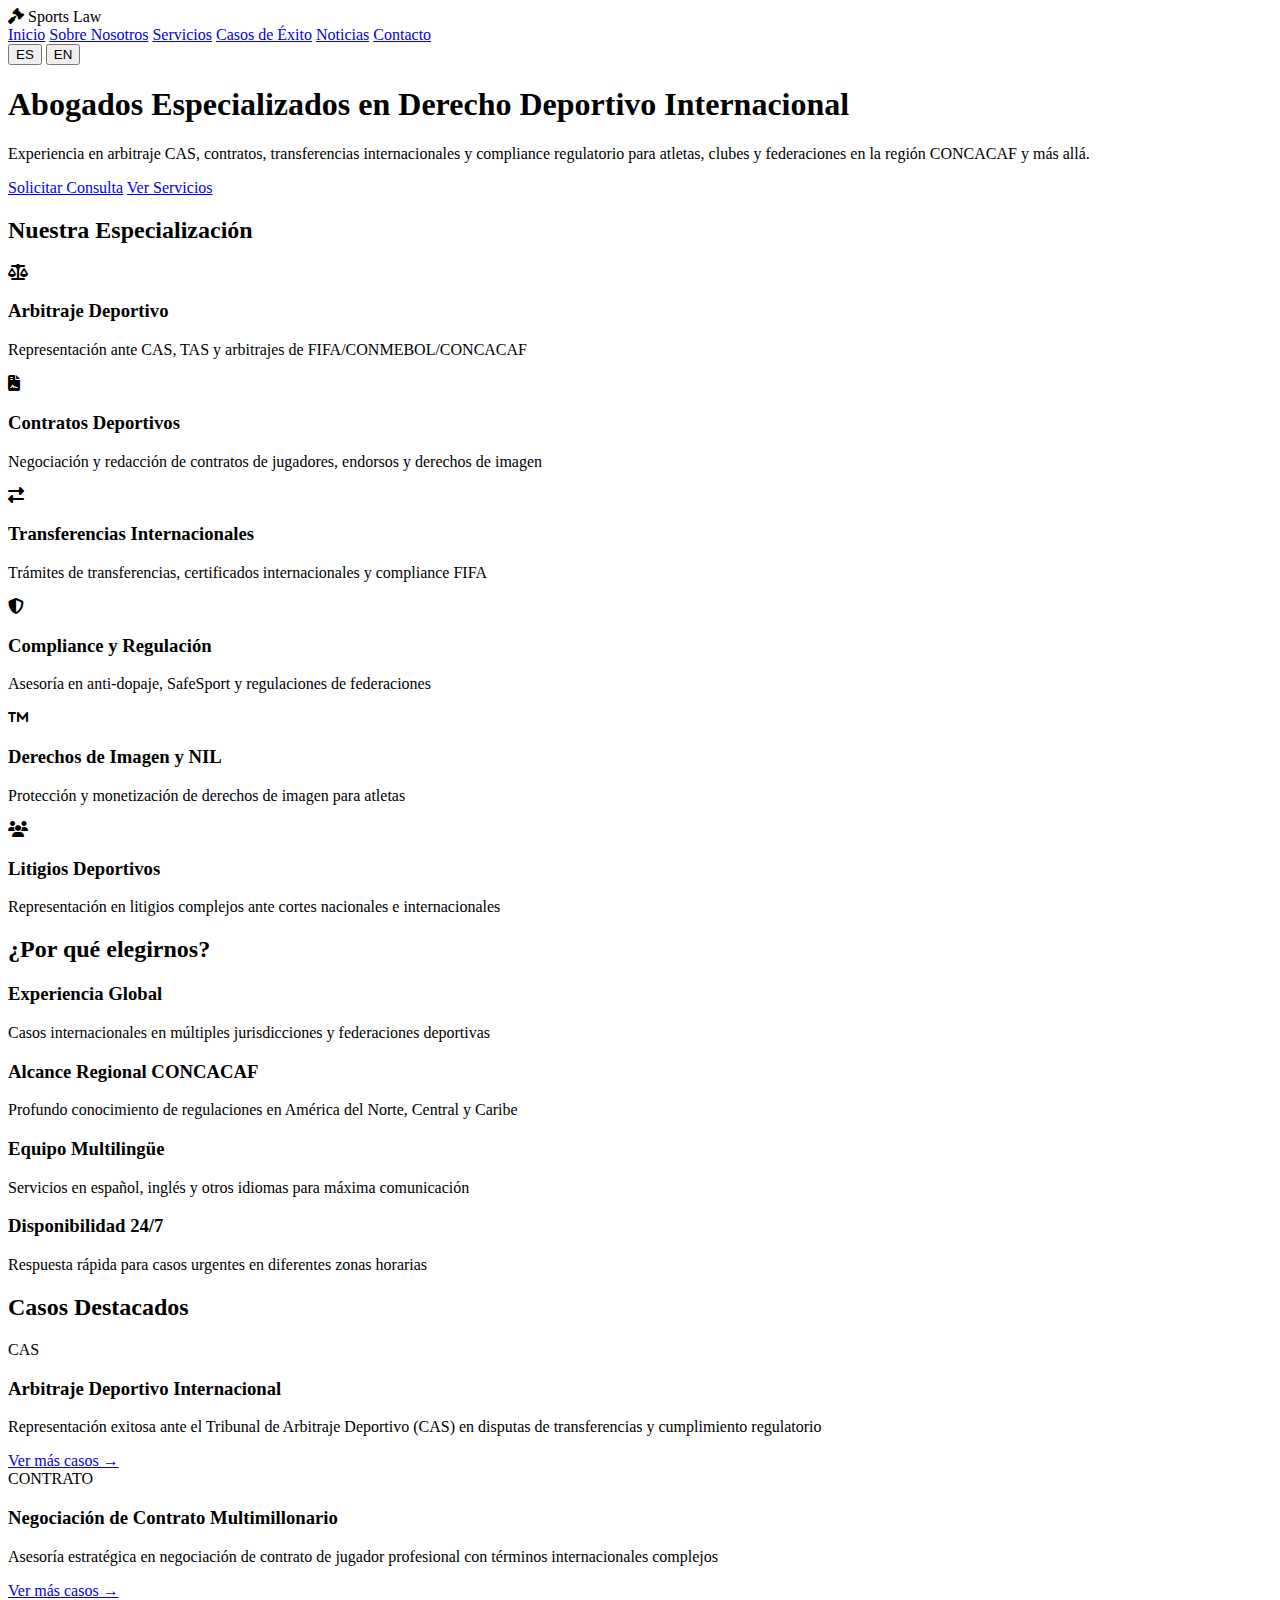
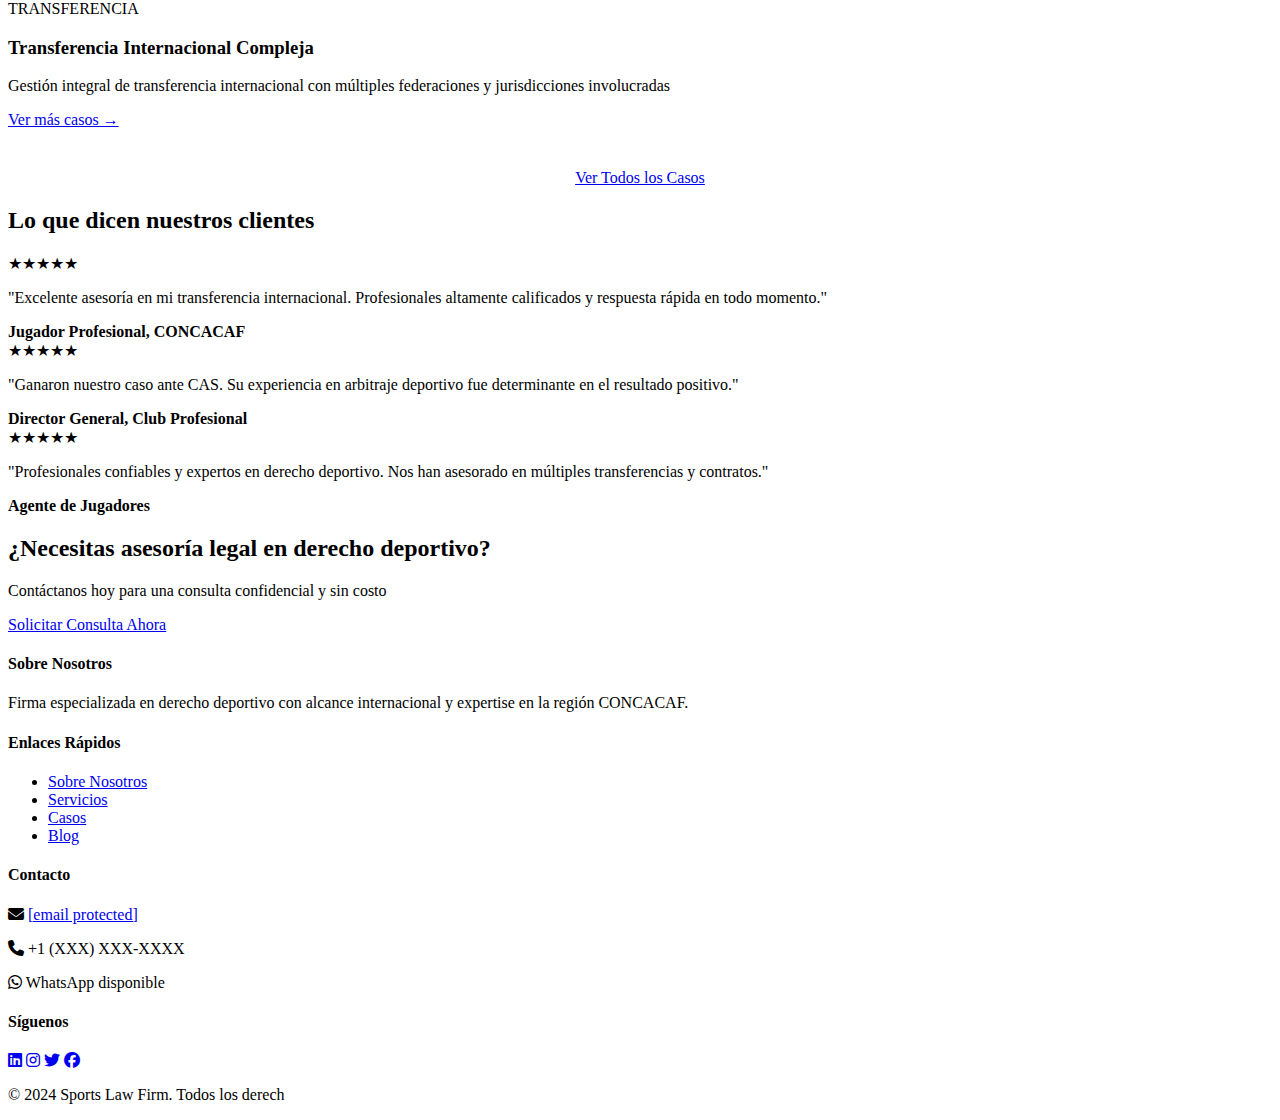
<file: index.html>
<!DOCTYPE html>
<html lang="es">
<head>
    <meta charset="UTF-8">
    <meta name="viewport" content="width=device-width, initial-scale=1.0">
    <meta name="description" content="Firma especializada en derecho deportivo con experiencia internacional en arbitraje CAS, contratos, transferencias y compliance.">
    <title>Sports Law Firm - Derecho Deportivo Internacional</title>
    <link rel="stylesheet" href="css/style.css">
    <link rel="stylesheet" href="https://cdnjs.cloudflare.com/ajax/libs/font-awesome/6.4.0/css/all.min.css">
</head>
<body>
    <!-- HEADER & NAVIGATION -->
    <header class="navbar">
        <div class="container">
            <div class="nav-wrapper">
                <div class="logo">
                    <i class="fas fa-gavel"></i>
                    <span>Sports Law</span>
                </div>
                <nav class="nav-menu">
                    <a href="#" class="active" data-lang-es="Inicio" data-lang-en="Home">Inicio</a>
                    <a href="about.html" data-lang-es="Sobre Nosotros" data-lang-en="About Us">Sobre Nosotros</a>
                    <a href="services.html" data-lang-es="Servicios" data-lang-en="Services">Servicios</a>
                    <a href="cases.html" data-lang-es="Casos de Éxito" data-lang-en="Success Cases">Casos de Éxito</a>
                    <a href="blog.html" data-lang-es="Noticias" data-lang-en="News">Noticias</a>
                    <a href="contact.html" data-lang-es="Contacto" data-lang-en="Contact">Contacto</a>
                </nav>
                <div class="language-toggle">
                    <button class="lang-btn active" data-lang="es">ES</button>
                    <button class="lang-btn" data-lang="en">EN</button>
                </div>
            </div>
        </div>
    </header>

    <!-- HERO SECTION -->
    <section class="hero">
        <div class="hero-content">
            <h1 data-lang-es="Abogados Especializados en Derecho Deportivo Internacional" data-lang-en="World-Class Sports Law Attorneys">
                Abogados Especializados en Derecho Deportivo Internacional
            </h1>
            <p data-lang-es="Experiencia en arbitraje CAS, contratos, transferencias internacionales y compliance regulatorio para atletas, clubes y federaciones en la región CONCACAF y más allá." data-lang-en="Experience in CAS arbitration, contracts, international transfers, and regulatory compliance for athletes, clubs, and federations in the CONCACAF region and beyond.">
                Experiencia en arbitraje CAS, contratos, transferencias internacionales y compliance regulatorio para atletas, clubes y federaciones en la región CONCACAF y más allá.
            </p>
            <div class="hero-buttons">
                <a href="contact.html" class="btn btn-primary" data-lang-es="Solicitar Consulta" data-lang-en="Request Consultation">Solicitar Consulta</a>
                <a href="services.html" class="btn btn-secondary" data-lang-es="Ver Servicios" data-lang-en="View Services">Ver Servicios</a>
            </div>
        </div>
    </section>

    <!-- EXPERTISE HIGHLIGHTS -->
    <section class="expertise">
        <div class="container">
            <h2 data-lang-es="Nuestra Especialización" data-lang-en="Our Expertise">Nuestra Especialización</h2>
            <div class="expertise-grid">
                <div class="expertise-card">
                    <div class="icon"><i class="fas fa-balance-scale"></i></div>
                    <h3 data-lang-es="Arbitraje Deportivo" data-lang-en="Sports Arbitration">Arbitraje Deportivo</h3>
                    <p data-lang-es="Representación ante CAS, TAS y arbitrajes de FIFA/CONMEBOL/CONCACAF" data-lang-en="Representation before CAS, TAS, and FIFA/CONMEBOL/CONCACAF arbitrations">Representación ante CAS, TAS y arbitrajes de FIFA/CONMEBOL/CONCACAF</p>
                </div>
                <div class="expertise-card">
                    <div class="icon"><i class="fas fa-file-contract"></i></div>
                    <h3 data-lang-es="Contratos" data-lang-en="Contracts">Contratos Deportivos</h3>
                    <p data-lang-es="Negociación y redacción de contratos de jugadores, endorsos y derechos de imagen" data-lang-en="Negotiation and drafting of player contracts, endorsements, and image rights">Negociación y redacción de contratos de jugadores, endorsos y derechos de imagen</p>
                </div>
                <div class="expertise-card">
                    <div class="icon"><i class="fas fa-exchange-alt"></i></div>
                    <h3 data-lang-es="Transferencias" data-lang-en="Transfers">Transferencias Internacionales</h3>
                    <p data-lang-es="Trámites de transferencias, certificados internacionales y compliance FIFA" data-lang-en="Transfer procedures, international certificates, and FIFA compliance">Trámites de transferencias, certificados internacionales y compliance FIFA</p>
                </div>
                <div class="expertise-card">
                    <div class="icon"><i class="fas fa-shield-alt"></i></div>
                    <h3 data-lang-es="Compliance" data-lang-en="Compliance">Compliance y Regulación</h3>
                    <p data-lang-es="Asesoría en anti-dopaje, SafeSport y regulaciones de federaciones" data-lang-en="Advisory on anti-doping, SafeSport, and federation regulations">Asesoría en anti-dopaje, SafeSport y regulaciones de federaciones</p>
                </div>
                <div class="expertise-card">
                    <div class="icon"><i class="fas fa-trademark"></i></div>
                    <h3 data-lang-es="Derechos de Imagen" data-lang-en="Image Rights">Derechos de Imagen y NIL</h3>
                    <p data-lang-es="Protección y monetización de derechos de imagen para atletas" data-lang-en="Protection and monetization of image rights for athletes">Protección y monetización de derechos de imagen para atletas</p>
                </div>
                <div class="expertise-card">
                    <div class="icon"><i class="fas fa-users"></i></div>
                    <h3 data-lang-es="Litigios" data-lang-en="Litigation">Litigios Deportivos</h3>
                    <p data-lang-es="Representación en litigios complejos ante cortes nacionales e internacionales" data-lang-en="Representation in complex litigation before national and international courts">Representación en litigios complejos ante cortes nacionales e internacionales</p>
                </div>
            </div>
        </div>
    </section>

    <!-- WHY CHOOSE US -->
    <section class="why-us">
        <div class="container">
            <h2 data-lang-es="¿Por qué elegirnos?" data-lang-en="Why Choose Us?">¿Por qué elegirnos?</h2>
            <div class="benefits-grid">
                <div class="benefit">
                    <h3 data-lang-es="Experiencia Global" data-lang-en="Global Experience">Experiencia Global</h3>
                    <p data-lang-es="Casos internacionales en múltiples jurisdicciones y federaciones deportivas" data-lang-en="International cases across multiple jurisdictions and sports federations">Casos internacionales en múltiples jurisdicciones y federaciones deportivas</p>
                </div>
                <div class="benefit">
                    <h3 data-lang-es="Alcance Regional" data-lang-en="Regional Reach">Alcance Regional CONCACAF</h3>
                    <p data-lang-es="Profundo conocimiento de regulaciones en América del Norte, Central y Caribe" data-lang-en="Deep knowledge of regulations across North, Central America and Caribbean">Profundo conocimiento de regulaciones en América del Norte, Central y Caribe</p>
                </div>
                <div class="benefit">
                    <h3 data-lang-es="Equipo Multilingüe" data-lang-en="Multilingual Team">Equipo Multilingüe</h3>
                    <p data-lang-es="Servicios en español, inglés y otros idiomas para máxima comunicación" data-lang-en="Services in Spanish, English, and other languages for optimal communication">Servicios en español, inglés y otros idiomas para máxima comunicación</p>
                </div>
                <div class="benefit">
                    <h3 data-lang-es="Disponibilidad 24/7" data-lang-en="24/7 Availability">Disponibilidad 24/7</h3>
                    <p data-lang-es="Respuesta rápida para casos urgentes en diferentes zonas horarias" data-lang-en="Quick response for urgent cases across different time zones">Respuesta rápida para casos urgentes en diferentes zonas horarias</p>
                </div>
            </div>
        </div>
    </section>

    <!-- FEATURED CASES -->
    <section class="featured-cases">
        <div class="container">
            <h2 data-lang-es="Casos Destacados" data-lang-en="Featured Cases">Casos Destacados</h2>
            <div class="cases-preview">
                <div class="case-card">
                    <span class="case-type">CAS</span>
                    <h3 data-lang-es="Arbitraje Deportivo Internacional" data-lang-en="International Sports Arbitration">Arbitraje Deportivo Internacional</h3>
                    <p data-lang-es="Representación exitosa ante el Tribunal de Arbitraje Deportivo (CAS) en disputas de transferencias y cumplimiento regulatorio" data-lang-en="Successful representation before the Court of Arbitration for Sport (CAS) in transfer disputes and regulatory compliance">Representación exitosa ante el Tribunal de Arbitraje Deportivo (CAS) en disputas de transferencias y cumplimiento regulatorio</p>
                    <a href="cases.html" data-lang-es="Ver más casos" data-lang-en="View more cases">Ver más casos →</a>
                </div>
                <div class="case-card">
                    <span class="case-type">CONTRATO</span>
                    <h3 data-lang-es="Negociación de Contrato Multimillonario" data-lang-en="Multi-Million Dollar Contract Negotiation">Negociación de Contrato Multimillonario</h3>
                    <p data-lang-es="Asesoría estratégica en negociación de contrato de jugador profesional con términos internacionales complejos" data-lang-en="Strategic advisory on professional player contract negotiation with complex international terms">Asesoría estratégica en negociación de contrato de jugador profesional con términos internacionales complejos</p>
                    <a href="cases.html" data-lang-es="Ver más casos" data-lang-en="View more cases">Ver más casos →</a>
                </div>
                <div class="case-card">
                    <span class="case-type">TRANSFERENCIA</span>
                    <h3 data-lang-es="Transferencia Internacional Compleja" data-lang-en="Complex International Transfer">Transferencia Internacional Compleja</h3>
                    <p data-lang-es="Gestión integral de transferencia internacional con múltiples federaciones y jurisdicciones involucradas" data-lang-en="End-to-end management of international transfer with multiple federations and jurisdictions involved">Gestión integral de transferencia internacional con múltiples federaciones y jurisdicciones involucradas</p>
                    <a href="cases.html" data-lang-es="Ver más casos" data-lang-en="View more cases">Ver más casos →</a>
                </div>
            </div>
            <div style="text-align: center; margin-top: 40px;">
                <a href="cases.html" class="btn btn-primary" data-lang-es="Ver Todos los Casos" data-lang-en="View All Cases">Ver Todos los Casos</a>
            </div>
        </div>
    </section>

    <!-- CLIENT TESTIMONIALS -->
    <section class="testimonials">
        <div class="container">
            <h2 data-lang-es="Lo que dicen nuestros clientes" data-lang-en="What Our Clients Say">Lo que dicen nuestros clientes</h2>
            <div class="testimonials-grid">
                <div class="testimonial-card">
                    <div class="stars">★★★★★</div>
                    <p data-lang-es="&quot;Excelente asesoría en mi transferencia internacional. Profesionales altamente calificados y respuesta rápida en todo momento.&quot;" data-lang-en="&quot;Excellent advice on my international transfer. Highly qualified professionals and quick response at all times.&quot;">"Excelente asesoría en mi transferencia internacional. Profesionales altamente calificados y respuesta rápida en todo momento."</p>
                    <div class="testimonial-author">
                        <strong data-lang-es="Jugador Profesional, CONCACAF" data-lang-en="Professional Player, CONCACAF">Jugador Profesional, CONCACAF</strong>
                    </div>
                </div>
                <div class="testimonial-card">
                    <div class="stars">★★★★★</div>
                    <p data-lang-es="&quot;Ganaron nuestro caso ante CAS. Su experiencia en arbitraje deportivo fue determinante en el resultado positivo.&quot;" data-lang-en="&quot;They won our CAS case. Their expertise in sports arbitration was decisive in the positive outcome.&quot;">"Ganaron nuestro caso ante CAS. Su experiencia en arbitraje deportivo fue determinante en el resultado positivo."</p>
                    <div class="testimonial-author">
                        <strong data-lang-es="Director General, Club Profesional" data-lang-en="General Manager, Professional Club">Director General, Club Profesional</strong>
                    </div>
                </div>
                <div class="testimonial-card">
                    <div class="stars">★★★★★</div>
                    <p data-lang-es="&quot;Profesionales confiables y expertos en derecho deportivo. Nos han asesorado en múltiples transferencias y contratos.&quot;" data-lang-en="&quot;Trustworthy professionals and experts in sports law. They have advised us on multiple transfers and contracts.&quot;">"Profesionales confiables y expertos en derecho deportivo. Nos han asesorado en múltiples transferencias y contratos."</p>
                    <div class="testimonial-author">
                        <strong data-lang-es="Agente de Jugadores" data-lang-en="Player Agent">Agente de Jugadores</strong>
                    </div>
                </div>
            </div>
        </div>
    </section>

    <!-- CTA SECTION -->
    <section class="cta-section">
        <div class="container">
            <h2 data-lang-es="¿Necesitas asesoría legal en derecho deportivo?" data-lang-en="Need legal advice on sports law?">¿Necesitas asesoría legal en derecho deportivo?</h2>
            <p data-lang-es="Contáctanos hoy para una consulta confidencial y sin costo" data-lang-en="Contact us today for a confidential, no-cost consultation">Contáctanos hoy para una consulta confidencial y sin costo</p>
            <a href="contact.html" class="btn btn-white" data-lang-es="Solicitar Consulta Ahora" data-lang-en="Request Consultation Now">Solicitar Consulta Ahora</a>
        </div>
    </section>

    <!-- FOOTER -->
    <footer class="footer">
        <div class="container">
            <div class="footer-content">
                <div class="footer-section">
                    <h4 data-lang-es="Sobre Nosotros" data-lang-en="About Us">Sobre Nosotros</h4>
                    <p data-lang-es="Firma especializada en derecho deportivo con alcance internacional y expertise en la región CONCACAF." data-lang-en="Firm specialized in sports law with international reach and expertise in the CONCACAF region.">Firma especializada en derecho deportivo con alcance internacional y expertise en la región CONCACAF.</p>
                </div>
                <div class="footer-section">
                    <h4 data-lang-es="Enlaces Rápidos" data-lang-en="Quick Links">Enlaces Rápidos</h4>
                    <ul>
                        <li><a href="about.html" data-lang-es="Sobre Nosotros" data-lang-en="About Us">Sobre Nosotros</a></li>
                        <li><a href="services.html" data-lang-es="Servicios" data-lang-en="Services">Servicios</a></li>
                        <li><a href="cases.html" data-lang-es="Casos" data-lang-en="Cases">Casos</a></li>
                        <li><a href="blog.html" data-lang-es="Blog" data-lang-en="Blog">Blog</a></li>
                    </ul>
                </div>
                <div class="footer-section">
                    <h4 data-lang-es="Contacto" data-lang-en="Contact">Contacto</h4>
                    <p><i class="fas fa-envelope"></i> <a href="/cdn-cgi/l/email-protection" class="__cf_email__" data-cfemail="650c0b030a2516150a1711160904124b001d0408150900">[email&#160;protected]</a></p>
                    <p><i class="fas fa-phone"></i> +1 (XXX) XXX-XXXX</p>
                    <p><i class="fab fa-whatsapp"></i> WhatsApp disponible</p>
                </div>
                <div class="footer-section">
                    <h4 data-lang-es="Síguenos" data-lang-en="Follow Us">Síguenos</h4>
                    <div class="social-links">
                        <a href="#" title="LinkedIn"><i class="fab fa-linkedin"></i></a>
                        <a href="#" title="Instagram"><i class="fab fa-instagram"></i></a>
                        <a href="#" title="Twitter"><i class="fab fa-twitter"></i></a>
                        <a href="#" title="Facebook"><i class="fab fa-facebook"></i></a>
                    </div>
                </div>
            </div>
            <div class="footer-bottom">
                <p data-lang-es="© 2024 Sports Law Firm. Todos los derechos reservados." data-lang-en="© 2024 Sports Law Firm. All rights reserved.">© 2024 Sports Law Firm. Todos los derech
</file>
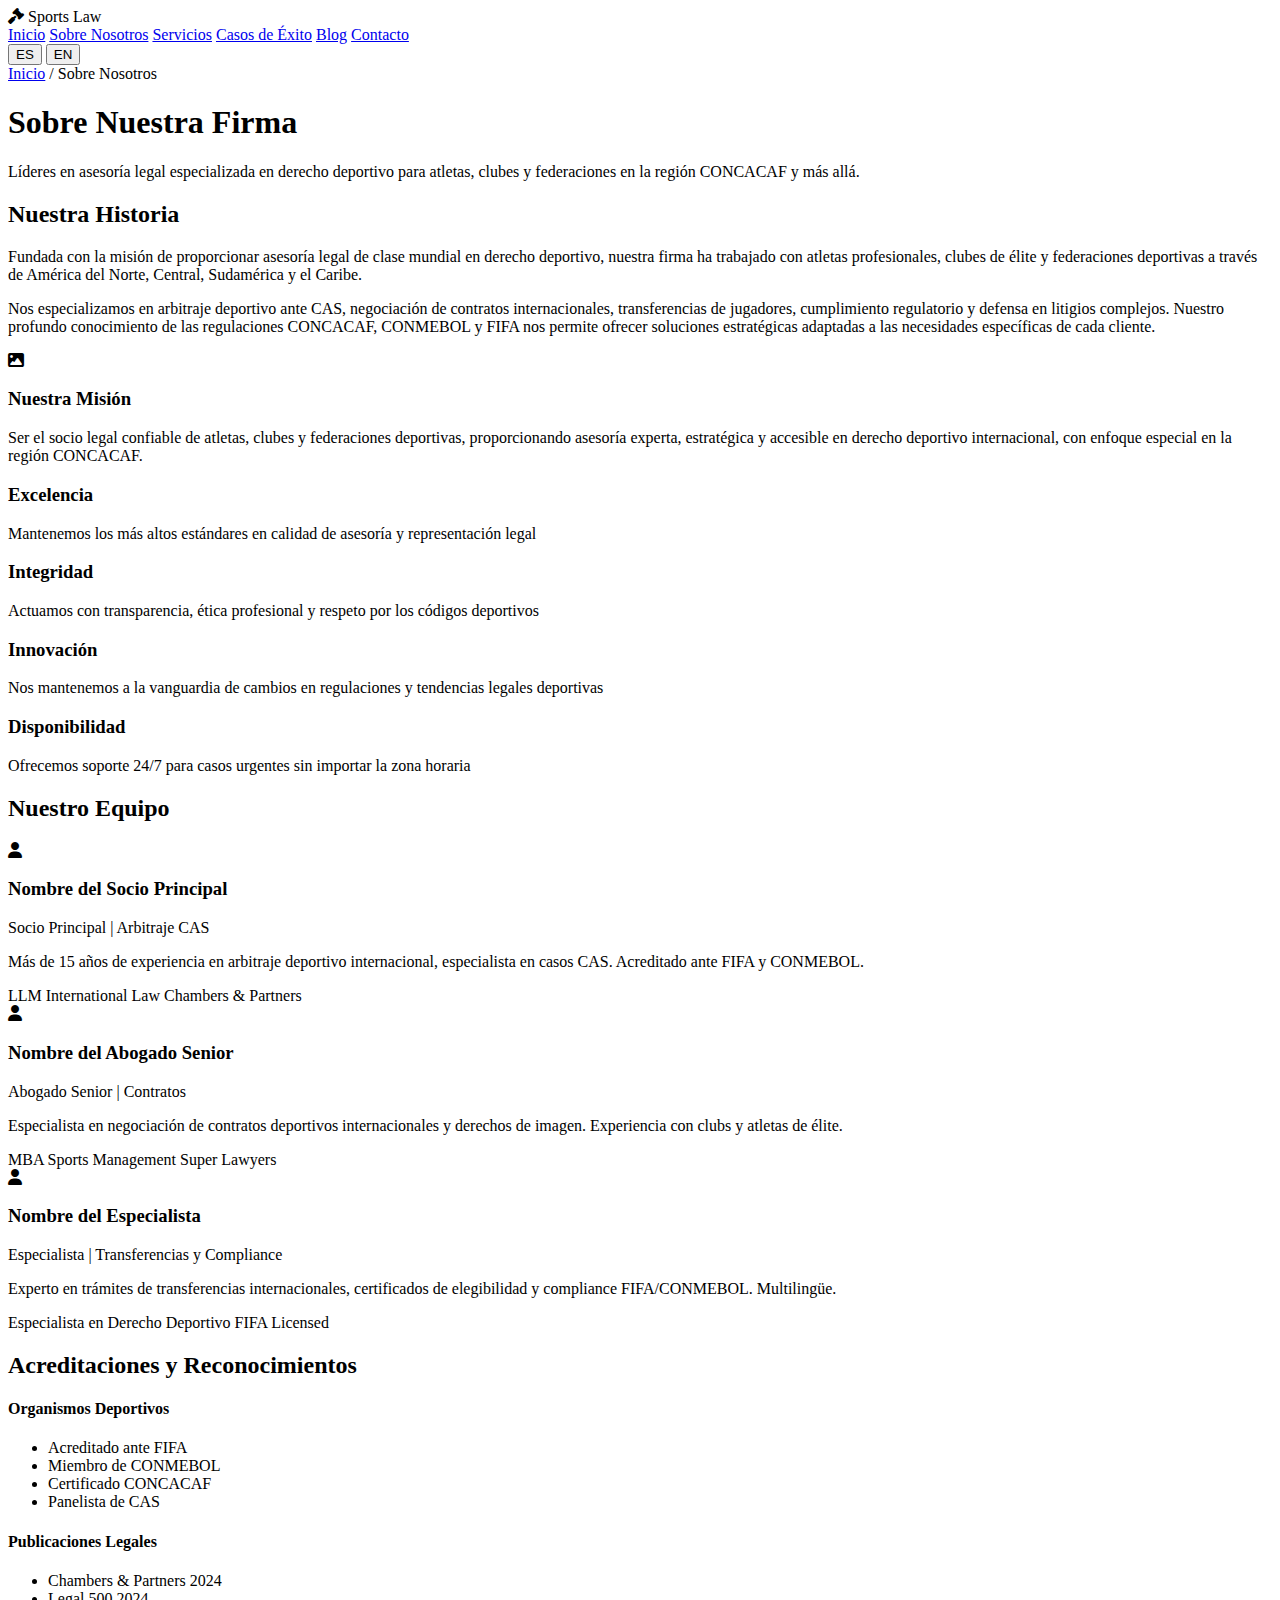
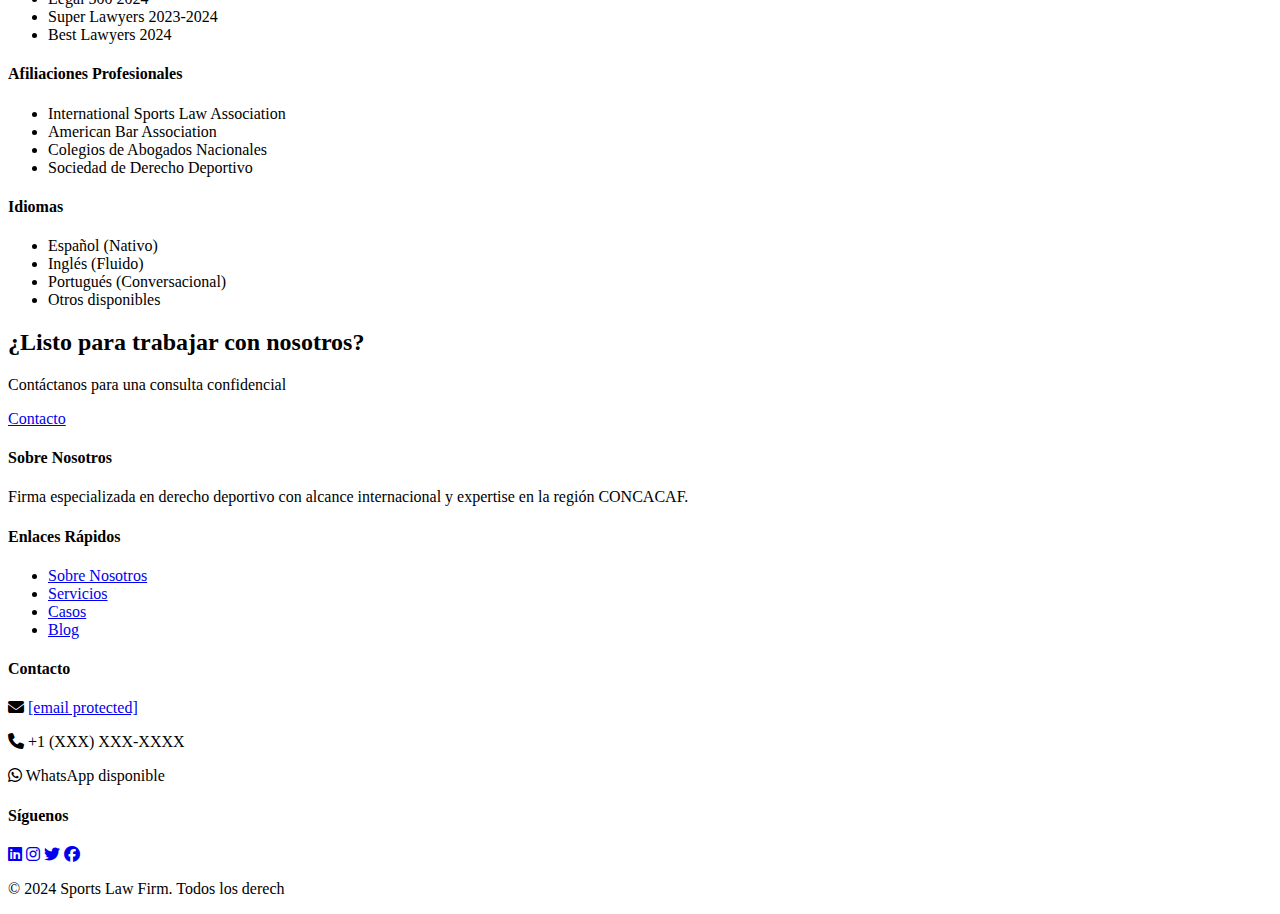
<file: about.html>
<!DOCTYPE html>
<html lang="es">
<head>
    <meta charset="UTF-8">
    <meta name="viewport" content="width=device-width, initial-scale=1.0">
    <meta name="description" content="Conoce a nuestro equipo de expertos en derecho deportivo internacional.">
    <title>Sobre Nosotros - Sports Law Firm</title>
    <link rel="stylesheet" href="css/style.css">
    <link rel="stylesheet" href="https://cdnjs.cloudflare.com/ajax/libs/font-awesome/6.4.0/css/all.min.css">
</head>
<body>
    <!-- HEADER & NAVIGATION -->
    <header class="navbar">
        <div class="container">
            <div class="nav-wrapper">
                <div class="logo">
                    <i class="fas fa-gavel"></i>
                    <span>Sports Law</span>
                </div>
                <nav class="nav-menu">
                    <a href="index.html" data-lang-es="Inicio" data-lang-en="Home">Inicio</a>
                    <a href="#" class="active" data-lang-es="Sobre Nosotros" data-lang-en="About Us">Sobre Nosotros</a>
                    <a href="services.html" data-lang-es="Servicios" data-lang-en="Services">Servicios</a>
                    <a href="cases.html" data-lang-es="Casos de Éxito" data-lang-en="Success Cases">Casos de Éxito</a>
                    <a href="blog.html" data-lang-es="Blog" data-lang-en="Blog">Blog</a>
                    <a href="contact.html" data-lang-es="Contacto" data-lang-en="Contact">Contacto</a>
                </nav>
                <div class="language-toggle">
                    <button class="lang-btn active" data-lang="es">ES</button>
                    <button class="lang-btn" data-lang="en">EN</button>
                </div>
            </div>
        </div>
    </header>

    <!-- BREADCRUMB -->
    <section class="breadcrumb">
        <div class="container">
            <a href="index.html" data-lang-es="Inicio" data-lang-en="Home">Inicio</a>
            <span>/</span>
            <span data-lang-es="Sobre Nosotros" data-lang-en="About Us">Sobre Nosotros</span>
        </div>
    </section>

    <!-- ABOUT HERO -->
    <section class="about-hero">
        <div class="container">
            <h1 data-lang-es="Sobre Nuestra Firma" data-lang-en="About Our Firm">Sobre Nuestra Firma</h1>
            <p data-lang-es="Líderes en asesoría legal especializada en derecho deportivo para atletas, clubes y federaciones en la región CONCACAF y más allá." data-lang-en="Leaders in specialized legal advice on sports law for athletes, clubs, and federations in the CONCACAF region and beyond.">Líderes en asesoría legal especializada en derecho deportivo para atletas, clubes y federaciones en la región CONCACAF y más allá.</p>
        </div>
    </section>

    <!-- FIRM STORY -->
    <section class="firm-story">
        <div class="container">
            <div class="story-content">
                <div class="story-text">
                    <h2 data-lang-es="Nuestra Historia" data-lang-en="Our Story">Nuestra Historia</h2>
                    <p data-lang-es="Fundada con la misión de proporcionar asesoría legal de clase mundial en derecho deportivo, nuestra firma ha trabajado con atletas profesionales, clubes de élite y federaciones deportivas a través de América del Norte, Central, Sudamérica y el Caribe." data-lang-en="Founded with the mission of providing world-class legal advice in sports law, our firm has worked with professional athletes, elite clubs, and sports federations across North, Central, South America and the Caribbean.">Fundada con la misión de proporcionar asesoría legal de clase mundial en derecho deportivo, nuestra firma ha trabajado con atletas profesionales, clubes de élite y federaciones deportivas a través de América del Norte, Central, Sudamérica y el Caribe.</p>
                    <p data-lang-es="Nos especializamos en arbitraje deportivo ante CAS, negociación de contratos internacionales, transferencias de jugadores, cumplimiento regulatorio y defensa en litigios complejos. Nuestro profundo conocimiento de las regulaciones CONCACAF, CONMEBOL y FIFA nos permite ofrecer soluciones estratégicas adaptadas a las necesidades específicas de cada cliente." data-lang-en="We specialize in sports arbitration before CAS, negotiation of international contracts, player transfers, regulatory compliance, and defense in complex litigation. Our deep knowledge of CONCACAF, CONMEBOL, and FIFA regulations allows us to offer strategic solutions tailored to each client's specific needs.">Nos especializamos en arbitraje deportivo ante CAS, negociación de contratos internacionales, transferencias de jugadores, cumplimiento regulatorio y defensa en litigios complejos. Nuestro profundo conocimiento de las regulaciones CONCACAF, CONMEBOL y FIFA nos permite ofrecer soluciones estratégicas adaptadas a las necesidades específicas de cada cliente.</p>
                </div>
                <div class="story-image">
                    <div class="placeholder-image" data-lang-es="Imagen de la firma" data-lang-en="Firm image">
                        <i class="fas fa-image"></i>
                    </div>
                </div>
            </div>
        </div>
    </section>

    <!-- MISSION & VALUES -->
    <section class="mission-values">
        <div class="container">
            <div class="mission-card">
                <h3 data-lang-es="Nuestra Misión" data-lang-en="Our Mission">Nuestra Misión</h3>
                <p data-lang-es="Ser el socio legal confiable de atletas, clubes y federaciones deportivas, proporcionando asesoría experta, estratégica y accesible en derecho deportivo internacional, con enfoque especial en la región CONCACAF." data-lang-en="To be the trusted legal partner of athletes, clubs, and sports federations, providing expert, strategic, and accessible advice in international sports law, with special focus on the CONCACAF region.">Ser el socio legal confiable de atletas, clubes y federaciones deportivas, proporcionando asesoría experta, estratégica y accesible en derecho deportivo internacional, con enfoque especial en la región CONCACAF.</p>
            </div>
            <div class="values-grid">
                <div class="value-card">
                    <h3 data-lang-es="Excelencia" data-lang-en="Excellence">Excelencia</h3>
                    <p data-lang-es="Mantenemos los más altos estándares en calidad de asesoría y representación legal" data-lang-en="We maintain the highest standards in quality of legal advice and representation">Mantenemos los más altos estándares en calidad de asesoría y representación legal</p>
                </div>
                <div class="value-card">
                    <h3 data-lang-es="Integridad" data-lang-en="Integrity">Integridad</h3>
                    <p data-lang-es="Actuamos con transparencia, ética profesional y respeto por los códigos deportivos" data-lang-en="We act with transparency, professional ethics, and respect for sports codes">Actuamos con transparencia, ética profesional y respeto por los códigos deportivos</p>
                </div>
                <div class="value-card">
                    <h3 data-lang-es="Innovación" data-lang-en="Innovation">Innovación</h3>
                    <p data-lang-es="Nos mantenemos a la vanguardia de cambios en regulaciones y tendencias legales deportivas" data-lang-en="We stay at the forefront of changes in sports regulations and legal trends">Nos mantenemos a la vanguardia de cambios en regulaciones y tendencias legales deportivas</p>
                </div>
                <div class="value-card">
                    <h3 data-lang-es="Disponibilidad" data-lang-en="Availability">Disponibilidad</h3>
                    <p data-lang-es="Ofrecemos soporte 24/7 para casos urgentes sin importar la zona horaria" data-lang-en="We offer 24/7 support for urgent cases regardless of time zone">Ofrecemos soporte 24/7 para casos urgentes sin importar la zona horaria</p>
                </div>
            </div>
        </div>
    </section>

    <!-- TEAM SECTION -->
    <section class="team">
        <div class="container">
            <h2 data-lang-es="Nuestro Equipo" data-lang-en="Our Team">Nuestro Equipo</h2>
            <div class="team-grid">
                <div class="team-member">
                    <div class="member-image">
                        <div class="placeholder-avatar"><i class="fas fa-user"></i></div>
                    </div>
                    <h3>Nombre del Socio Principal</h3>
                    <p class="position" data-lang-es="Socio Principal | Arbitraje CAS" data-lang-en="Lead Partner | CAS Arbitration">Socio Principal | Arbitraje CAS</p>
                    <p data-lang-es="Más de 15 años de experiencia en arbitraje deportivo internacional, especialista en casos CAS. Acreditado ante FIFA y CONMEBOL." data-lang-en="Over 15 years of experience in international sports arbitration, CAS specialist. Accredited with FIFA and CONMEBOL.">Más de 15 años de experiencia en arbitraje deportivo internacional, especialista en casos CAS. Acreditado ante FIFA y CONMEBOL.</p>
                    <div class="member-credentials">
                        <span>LLM International Law</span>
                        <span>Chambers & Partners</span>
                    </div>
                </div>
                <div class="team-member">
                    <div class="member-image">
                        <div class="placeholder-avatar"><i class="fas fa-user"></i></div>
                    </div>
                    <h3>Nombre del Abogado Senior</h3>
                    <p class="position" data-lang-es="Abogado Senior | Contratos" data-lang-en="Senior Attorney | Contracts">Abogado Senior | Contratos</p>
                    <p data-lang-es="Especialista en negociación de contratos deportivos internacionales y derechos de imagen. Experiencia con clubs y atletas de élite." data-lang-en="Specialist in international sports contract negotiation and image rights. Experience with elite clubs and athletes.">Especialista en negociación de contratos deportivos internacionales y derechos de imagen. Experiencia con clubs y atletas de élite.</p>
                    <div class="member-credentials">
                        <span>MBA Sports Management</span>
                        <span>Super Lawyers</span>
                    </div>
                </div>
                <div class="team-member">
                    <div class="member-image">
                        <div class="placeholder-avatar"><i class="fas fa-user"></i></div>
                    </div>
                    <h3>Nombre del Especialista</h3>
                    <p class="position" data-lang-es="Especialista | Transferencias y Compliance" data-lang-en="Specialist | Transfers & Compliance">Especialista | Transferencias y Compliance</p>
                    <p data-lang-es="Experto en trámites de transferencias internacionales, certificados de elegibilidad y compliance FIFA/CONMEBOL. Multilingüe." data-lang-en="Expert in international transfer procedures, eligibility certificates, and FIFA/CONMEBOL compliance. Multilingual.">Experto en trámites de transferencias internacionales, certificados de elegibilidad y compliance FIFA/CONMEBOL. Multilingüe.</p>
                    <div class="member-credentials">
                        <span>Especialista en Derecho Deportivo</span>
                        <span>FIFA Licensed</span>
                    </div>
                </div>
            </div>
        </div>
    </section>

    <!-- CREDENTIALS & RECOGNITION -->
    <section class="credentials">
        <div class="container">
            <h2 data-lang-es="Acreditaciones y Reconocimientos" data-lang-en="Credentials & Recognition">Acreditaciones y Reconocimientos</h2>
            <div class="credentials-grid">
                <div class="credential-card">
                    <h4 data-lang-es="Organismos Deportivos" data-lang-en="Sports Bodies">Organismos Deportivos</h4>
                    <ul>
                        <li>Acreditado ante FIFA</li>
                        <li>Miembro de CONMEBOL</li>
                        <li>Certificado CONCACAF</li>
                        <li>Panelista de CAS</li>
                    </ul>
                </div>
                <div class="credential-card">
                    <h4 data-lang-es="Publicaciones Legales" data-lang-en="Legal Publications">Publicaciones Legales</h4>
                    <ul>
                        <li>Chambers & Partners 2024</li>
                        <li>Legal 500 2024</li>
                        <li>Super Lawyers 2023-2024</li>
                        <li>Best Lawyers 2024</li>
                    </ul>
                </div>
                <div class="credential-card">
                    <h4 data-lang-es="Afiliaciones Profesionales" data-lang-en="Professional Affiliations">Afiliaciones Profesionales</h4>
                    <ul>
                        <li>International Sports Law Association</li>
                        <li>American Bar Association</li>
                        <li>Colegios de Abogados Nacionales</li>
                        <li>Sociedad de Derecho Deportivo</li>
                    </ul>
                </div>
                <div class="credential-card">
                    <h4 data-lang-es="Idiomas" data-lang-en="Languages">Idiomas</h4>
                    <ul>
                        <li>Español (Nativo)</li>
                        <li>Inglés (Fluido)</li>
                        <li>Portugués (Conversacional)</li>
                        <li>Otros disponibles</li>
                    </ul>
                </div>
            </div>
        </div>
    </section>

    <!-- CTA -->
    <section class="cta-section">
        <div class="container">
            <h2 data-lang-es="¿Listo para trabajar con nosotros?" data-lang-en="Ready to work with us?">¿Listo para trabajar con nosotros?</h2>
            <p data-lang-es="Contáctanos para una consulta confidencial" data-lang-en="Contact us for a confidential consultation">Contáctanos para una consulta confidencial</p>
            <a href="contact.html" class="btn btn-white">Contacto</a>
        </div>
    </section>

    <!-- FOOTER -->
    <footer class="footer">
        <div class="container">
            <div class="footer-content">
                <div class="footer-section">
                    <h4 data-lang-es="Sobre Nosotros" data-lang-en="About Us">Sobre Nosotros</h4>
                    <p data-lang-es="Firma especializada en derecho deportivo con alcance internacional y expertise en la región CONCACAF." data-lang-en="Firm specialized in sports law with international reach and expertise in the CONCACAF region.">Firma especializada en derecho deportivo con alcance internacional y expertise en la región CONCACAF.</p>
                </div>
                <div class="footer-section">
                    <h4 data-lang-es="Enlaces Rápidos" data-lang-en="Quick Links">Enlaces Rápidos</h4>
                    <ul>
                        <li><a href="about.html" data-lang-es="Sobre Nosotros" data-lang-en="About Us">Sobre Nosotros</a></li>
                        <li><a href="services.html" data-lang-es="Servicios" data-lang-en="Services">Servicios</a></li>
                        <li><a href="cases.html" data-lang-es="Casos" data-lang-en="Cases">Casos</a></li>
                        <li><a href="blog.html" data-lang-es="Blog" data-lang-en="Blog">Blog</a></li>
                    </ul>
                </div>
                <div class="footer-section">
                    <h4 data-lang-es="Contacto" data-lang-en="Contact">Contacto</h4>
                    <p><i class="fas fa-envelope"></i> <a href="/cdn-cgi/l/email-protection" class="__cf_email__" data-cfemail="dfb6b1b9b09facafb0adabacb3bea8f1baa7beb2afb3ba">[email&#160;protected]</a></p>
                    <p><i class="fas fa-phone"></i> +1 (XXX) XXX-XXXX</p>
                    <p><i class="fab fa-whatsapp"></i> WhatsApp disponible</p>
                </div>
                <div class="footer-section">
                    <h4 data-lang-es="Síguenos" data-lang-en="Follow Us">Síguenos</h4>
                    <div class="social-links">
                        <a href="#" title="LinkedIn"><i class="fab fa-linkedin"></i></a>
                        <a href="#" title="Instagram"><i class="fab fa-instagram"></i></a>
                        <a href="#" title="Twitter"><i class="fab fa-twitter"></i></a>
                        <a href="#" title="Facebook"><i class="fab fa-facebook"></i></a>
                    </div>
                </div>
            </div>
            <div class="footer-bottom">
                <p data-lang-es="© 2024 Sports Law Firm. Todos los derechos reservados." data-lang-en="© 2024 Sports Law Firm. All rights reserved.">© 2024 Sports Law Firm. Todos los derech
</file>
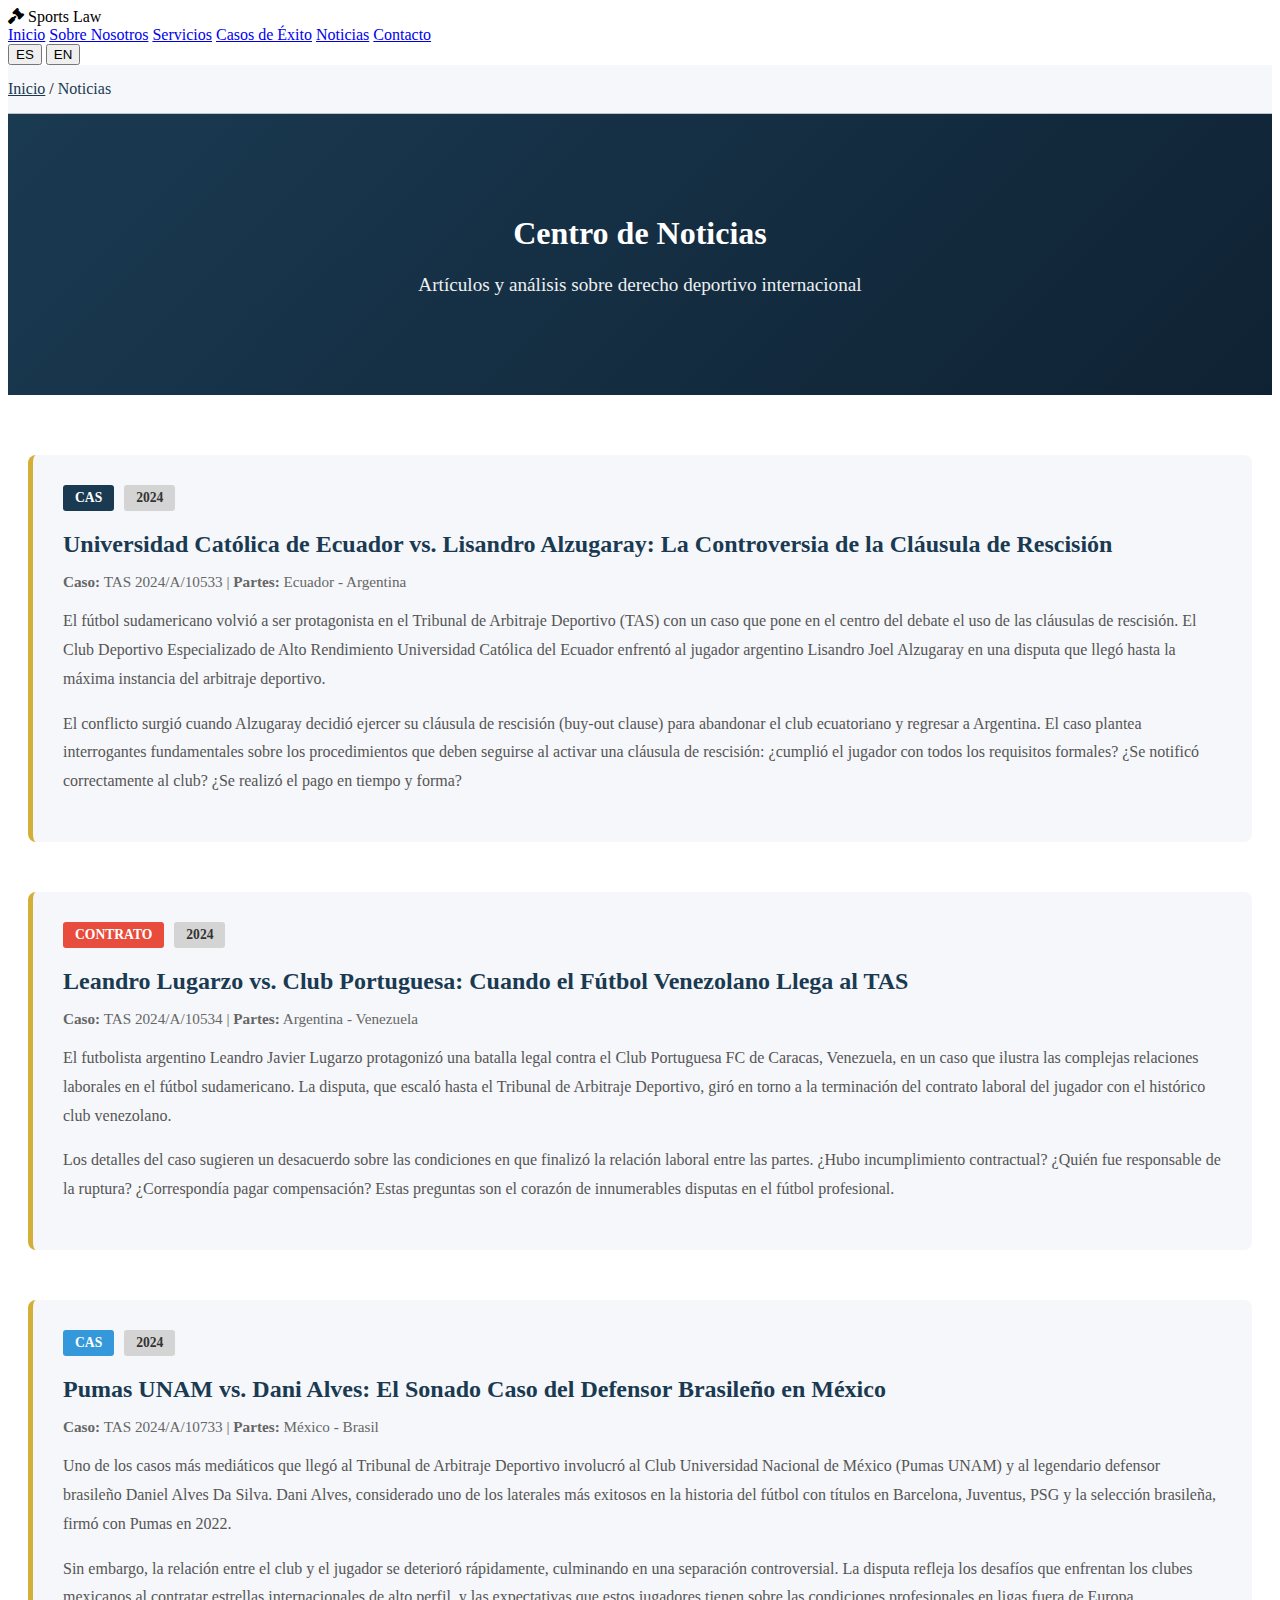
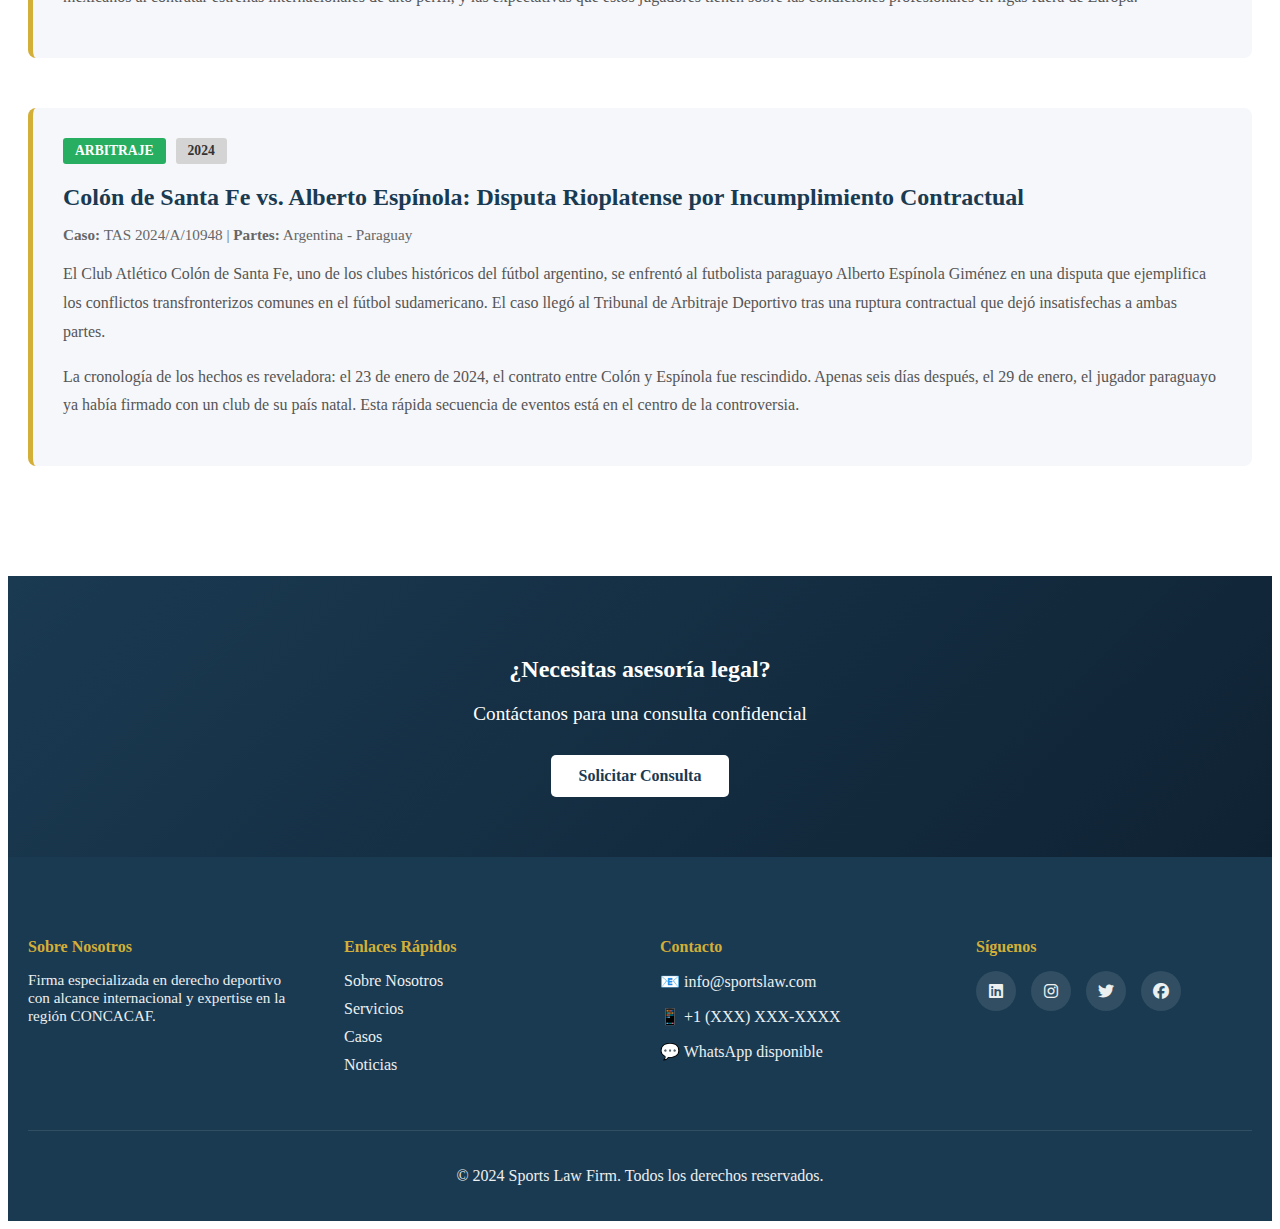
<file: blog.html>
<!DOCTYPE html>
<html lang="es">
<head>
    <meta charset="UTF-8">
    <meta name="viewport" content="width=device-width, initial-scale=1.0">
    <meta name="description" content="Noticias y artículos sobre derecho deportivo internacional y casos CAS.">
    <title>Noticias - Sports Law Firm</title>
    <link rel="stylesheet" href="css/style.css">
    <link rel="stylesheet" href="https://cdnjs.cloudflare.com/ajax/libs/font-awesome/6.4.0/css/all.min.css">
</head>
<body>
    <header class="navbar">
        <div class="container">
            <div class="nav-wrapper">
                <div class="logo">
                    <i class="fas fa-gavel"></i>
                    <span>Sports Law</span>
                </div>
                <nav class="nav-menu">
                    <a href="index.html">Inicio</a>
                    <a href="about.html">Sobre Nosotros</a>
                    <a href="services.html">Servicios</a>
                    <a href="cases.html">Casos de Éxito</a>
                    <a href="blog.html" class="active">Noticias</a>
                    <a href="contact.html">Contacto</a>
                </nav>
                <div class="language-toggle">
                    <button class="lang-btn active" data-lang="es">ES</button>
                    <button class="lang-btn" data-lang="en">EN</button>
                </div>
            </div>
        </div>
    </header>

    <section class="breadcrumb" style="background-color: #f5f7fa; padding: 15px 0; border-bottom: 1px solid #bdc3c7;">
        <div class="container">
            <a href="index.html" style="color: #1a3a52;">Inicio</a>
            <span>/</span>
            <span style="color: #1a3a52;">Noticias</span>
        </div>
    </section>

    <section class="blog-hero" style="background: linear-gradient(135deg, #1a3a52, #0f2233); color: white; padding: 80px 20px; text-align: center;">
        <div class="container">
            <h1 style="color: white;">Centro de Noticias</h1>
            <p style="font-size: 1.2rem; color: #ecf0f1;">Artículos y análisis sobre derecho deportivo internacional</p>
        </div>
    </section>

    <section class="blog-section" style="padding: 60px 20px;">
        <div class="container">
            <!-- ARTÍCULO 1 -->
            <div style="margin-bottom: 50px; padding: 30px; background-color: #f5f7fa; border-radius: 8px; border-left: 5px solid #d4af37;">
                <div style="display: flex; gap: 10px; margin-bottom: 15px;">
                    <span style="background-color: #1a3a52; color: white; padding: 5px 12px; border-radius: 3px; font-size: 0.85rem; font-weight: 700;">CAS</span>
                    <span style="background-color: #d4d4d4; color: #333; padding: 5px 12px; border-radius: 3px; font-size: 0.85rem; font-weight: 700;">2024</span>
                </div>
                <h2 style="color: #1a3a52; margin-bottom: 15px;">Universidad Católica de Ecuador vs. Lisandro Alzugaray: La Controversia de la Cláusula de Rescisión</h2>
                <p style="color: #666; margin-bottom: 15px; font-size: 0.95rem;"><strong>Caso:</strong> TAS 2024/A/10533 | <strong>Partes:</strong> Ecuador - Argentina</p>
                <p style="line-height: 1.8; color: #555;">El fútbol sudamericano volvió a ser protagonista en el Tribunal de Arbitraje Deportivo (TAS) con un caso que pone en el centro del debate el uso de las cláusulas de rescisión. El Club Deportivo Especializado de Alto Rendimiento Universidad Católica del Ecuador enfrentó al jugador argentino Lisandro Joel Alzugaray en una disputa que llegó hasta la máxima instancia del arbitraje deportivo.</p>
                <p style="line-height: 1.8; color: #555; margin-top: 15px;">El conflicto surgió cuando Alzugaray decidió ejercer su cláusula de rescisión (buy-out clause) para abandonar el club ecuatoriano y regresar a Argentina. El caso plantea interrogantes fundamentales sobre los procedimientos que deben seguirse al activar una cláusula de rescisión: ¿cumplió el jugador con todos los requisitos formales? ¿Se notificó correctamente al club? ¿Se realizó el pago en tiempo y forma?</p>
            </div>

            <!-- ARTÍCULO 2 -->
            <div style="margin-bottom: 50px; padding: 30px; background-color: #f5f7fa; border-radius: 8px; border-left: 5px solid #d4af37;">
                <div style="display: flex; gap: 10px; margin-bottom: 15px;">
                    <span style="background-color: #e74c3c; color: white; padding: 5px 12px; border-radius: 3px; font-size: 0.85rem; font-weight: 700;">CONTRATO</span>
                    <span style="background-color: #d4d4d4; color: #333; padding: 5px 12px; border-radius: 3px; font-size: 0.85rem; font-weight: 700;">2024</span>
                </div>
                <h2 style="color: #1a3a52; margin-bottom: 15px;">Leandro Lugarzo vs. Club Portuguesa: Cuando el Fútbol Venezolano Llega al TAS</h2>
                <p style="color: #666; margin-bottom: 15px; font-size: 0.95rem;"><strong>Caso:</strong> TAS 2024/A/10534 | <strong>Partes:</strong> Argentina - Venezuela</p>
                <p style="line-height: 1.8; color: #555;">El futbolista argentino Leandro Javier Lugarzo protagonizó una batalla legal contra el Club Portuguesa FC de Caracas, Venezuela, en un caso que ilustra las complejas relaciones laborales en el fútbol sudamericano. La disputa, que escaló hasta el Tribunal de Arbitraje Deportivo, giró en torno a la terminación del contrato laboral del jugador con el histórico club venezolano.</p>
                <p style="line-height: 1.8; color: #555; margin-top: 15px;">Los detalles del caso sugieren un desacuerdo sobre las condiciones en que finalizó la relación laboral entre las partes. ¿Hubo incumplimiento contractual? ¿Quién fue responsable de la ruptura? ¿Correspondía pagar compensación? Estas preguntas son el corazón de innumerables disputas en el fútbol profesional.</p>
            </div>

            <!-- ARTÍCULO 3 -->
            <div style="margin-bottom: 50px; padding: 30px; background-color: #f5f7fa; border-radius: 8px; border-left: 5px solid #d4af37;">
                <div style="display: flex; gap: 10px; margin-bottom: 15px;">
                    <span style="background-color: #3498db; color: white; padding: 5px 12px; border-radius: 3px; font-size: 0.85rem; font-weight: 700;">CAS</span>
                    <span style="background-color: #d4d4d4; color: #333; padding: 5px 12px; border-radius: 3px; font-size: 0.85rem; font-weight: 700;">2024</span>
                </div>
                <h2 style="color: #1a3a52; margin-bottom: 15px;">Pumas UNAM vs. Dani Alves: El Sonado Caso del Defensor Brasileño en México</h2>
                <p style="color: #666; margin-bottom: 15px; font-size: 0.95rem;"><strong>Caso:</strong> TAS 2024/A/10733 | <strong>Partes:</strong> México - Brasil</p>
                <p style="line-height: 1.8; color: #555;">Uno de los casos más mediáticos que llegó al Tribunal de Arbitraje Deportivo involucró al Club Universidad Nacional de México (Pumas UNAM) y al legendario defensor brasileño Daniel Alves Da Silva. Dani Alves, considerado uno de los laterales más exitosos en la historia del fútbol con títulos en Barcelona, Juventus, PSG y la selección brasileña, firmó con Pumas en 2022.</p>
                <p style="line-height: 1.8; color: #555; margin-top: 15px;">Sin embargo, la relación entre el club y el jugador se deterioró rápidamente, culminando en una separación controversial. La disputa refleja los desafíos que enfrentan los clubes mexicanos al contratar estrellas internacionales de alto perfil, y las expectativas que estos jugadores tienen sobre las condiciones profesionales en ligas fuera de Europa.</p>
            </div>

            <!-- ARTÍCULO 4 -->
            <div style="margin-bottom: 50px; padding: 30px; background-color: #f5f7fa; border-radius: 8px; border-left: 5px solid #d4af37;">
                <div style="display: flex; gap: 10px; margin-bottom: 15px;">
                    <span style="background-color: #27ae60; color: white; padding: 5px 12px; border-radius: 3px; font-size: 0.85rem; font-weight: 700;">ARBITRAJE</span>
                    <span style="background-color: #d4d4d4; color: #333; padding: 5px 12px; border-radius: 3px; font-size: 0.85rem; font-weight: 700;">2024</span>
                </div>
                <h2 style="color: #1a3a52; margin-bottom: 15px;">Colón de Santa Fe vs. Alberto Espínola: Disputa Rioplatense por Incumplimiento Contractual</h2>
                <p style="color: #666; margin-bottom: 15px; font-size: 0.95rem;"><strong>Caso:</strong> TAS 2024/A/10948 | <strong>Partes:</strong> Argentina - Paraguay</p>
                <p style="line-height: 1.8; color: #555;">El Club Atlético Colón de Santa Fe, uno de los clubes históricos del fútbol argentino, se enfrentó al futbolista paraguayo Alberto Espínola Giménez en una disputa que ejemplifica los conflictos transfronterizos comunes en el fútbol sudamericano. El caso llegó al Tribunal de Arbitraje Deportivo tras una ruptura contractual que dejó insatisfechas a ambas partes.</p>
                <p style="line-height: 1.8; color: #555; margin-top: 15px;">La cronología de los hechos es reveladora: el 23 de enero de 2024, el contrato entre Colón y Espínola fue rescindido. Apenas seis días después, el 29 de enero, el jugador paraguayo ya había firmado con un club de su país natal. Esta rápida secuencia de eventos está en el centro de la controversia.</p>
            </div>

        </div>
    </section>

    <section class="cta-section" style="background: linear-gradient(135deg, #1a3a52, #0f2233); color: white; padding: 60px 20px; text-align: center;">
        <div class="container">
            <h2 style="color: white;">¿Necesitas asesoría legal?</h2>
            <p style="font-size: 1.2rem; margin-bottom: 30px;">Contáctanos para una consulta confidencial</p>
            <a href="contact.html" style="background-color: white; color: #1a3a52; padding: 12px 28px; border-radius: 5px; text-decoration: none; font-weight: 600; display: inline-block;">Solicitar Consulta</a>
        </div>
    </section>

    <footer class="footer" style="background-color: #1a3a52; color: white; padding: 60px 20px 20px;">
        <div class="container">
            <div style="display: grid; grid-template-columns: repeat(auto-fit, minmax(250px, 1fr)); gap: 40px; margin-bottom: 40px;">
                <div>
                    <h4 style="color: #d4af37; margin-bottom: 15px;">Sobre Nosotros</h4>
                    <p style="color: #ecf0f1; font-size: 0.95rem;">Firma especializada en derecho deportivo con alcance internacional y expertise en la región CONCACAF.</p>
                </div>
                <div>
                    <h4 style="color: #d4af37; margin-bottom: 15px;">Enlaces Rápidos</h4>
                    <ul style="list-style: none; padding: 0;">
                        <li style="margin-bottom: 10px;"><a href="about.html" style="color: #ecf0f1; text-decoration: none;">Sobre Nosotros</a></li>
                        <li style="margin-bottom: 10px;"><a href="services.html" style="color: #ecf0f1; text-decoration: none;">Servicios</a></li>
                        <li style="margin-bottom: 10px;"><a href="cases.html" style="color: #ecf0f1; text-decoration: none;">Casos</a></li>
                        <li><a href="blog.html" style="color: #ecf0f1; text-decoration: none;">Noticias</a></li>
                    </ul>
                </div>
                <div>
                    <h4 style="color: #d4af37; margin-bottom: 15px;">Contacto</h4>
                    <p style="color: #ecf0f1;">📧 info@sportslaw.com</p>
                    <p style="color: #ecf0f1;">📱 +1 (XXX) XXX-XXXX</p>
                    <p style="color: #ecf0f1;">💬 WhatsApp disponible</p>
                </div>
                <div>
                    <h4 style="color: #d4af37; margin-bottom: 15px;">Síguenos</h4>
                    <div style="display: flex; gap: 15px;">
                        <a href="#" style="display: flex; align-items: center; justify-content: center; width: 40px; height: 40px; background-color: rgba(255,255,255,0.1); border-radius: 50%; color: #ecf0f1; text-decoration: none;"><i class="fab fa-linkedin"></i></a>
                        <a href="#" style="display: flex; align-items: center; justify-content: center; width: 40px; height: 40px; background-color: rgba(255,255,255,0.1); border-radius: 50%; color: #ecf0f1; text-decoration: none;"><i class="fab fa-instagram"></i></a>
                        <a href="#" style="display: flex; align-items: center; justify-content: center; width: 40px; height: 40px; background-color: rgba(255,255,255,0.1); border-radius: 50%; color: #ecf0f1; text-decoration: none;"><i class="fab fa-twitter"></i></a>
                        <a href="#" style="display: flex; align-items: center; justify-content: center; width: 40px; height: 40px; background-color: rgba(255,255,255,0.1); border-radius: 50%; color: #ecf0f1; text-decoration: none;"><i class="fab fa-facebook"></i></a>
                    </div>
                </div>
            </div>
            <div style="border-top: 1px solid rgba(255,255,255,0.1); padding-top: 20px; text-align: center; color: #ecf0f1;">
                <p>© 2024 Sports Law Firm. Todos los derechos reservados.</p>
            </div>
        </div>
    </footer>

    <script src="js/script.js"></script>
</body>
</html>
</file>
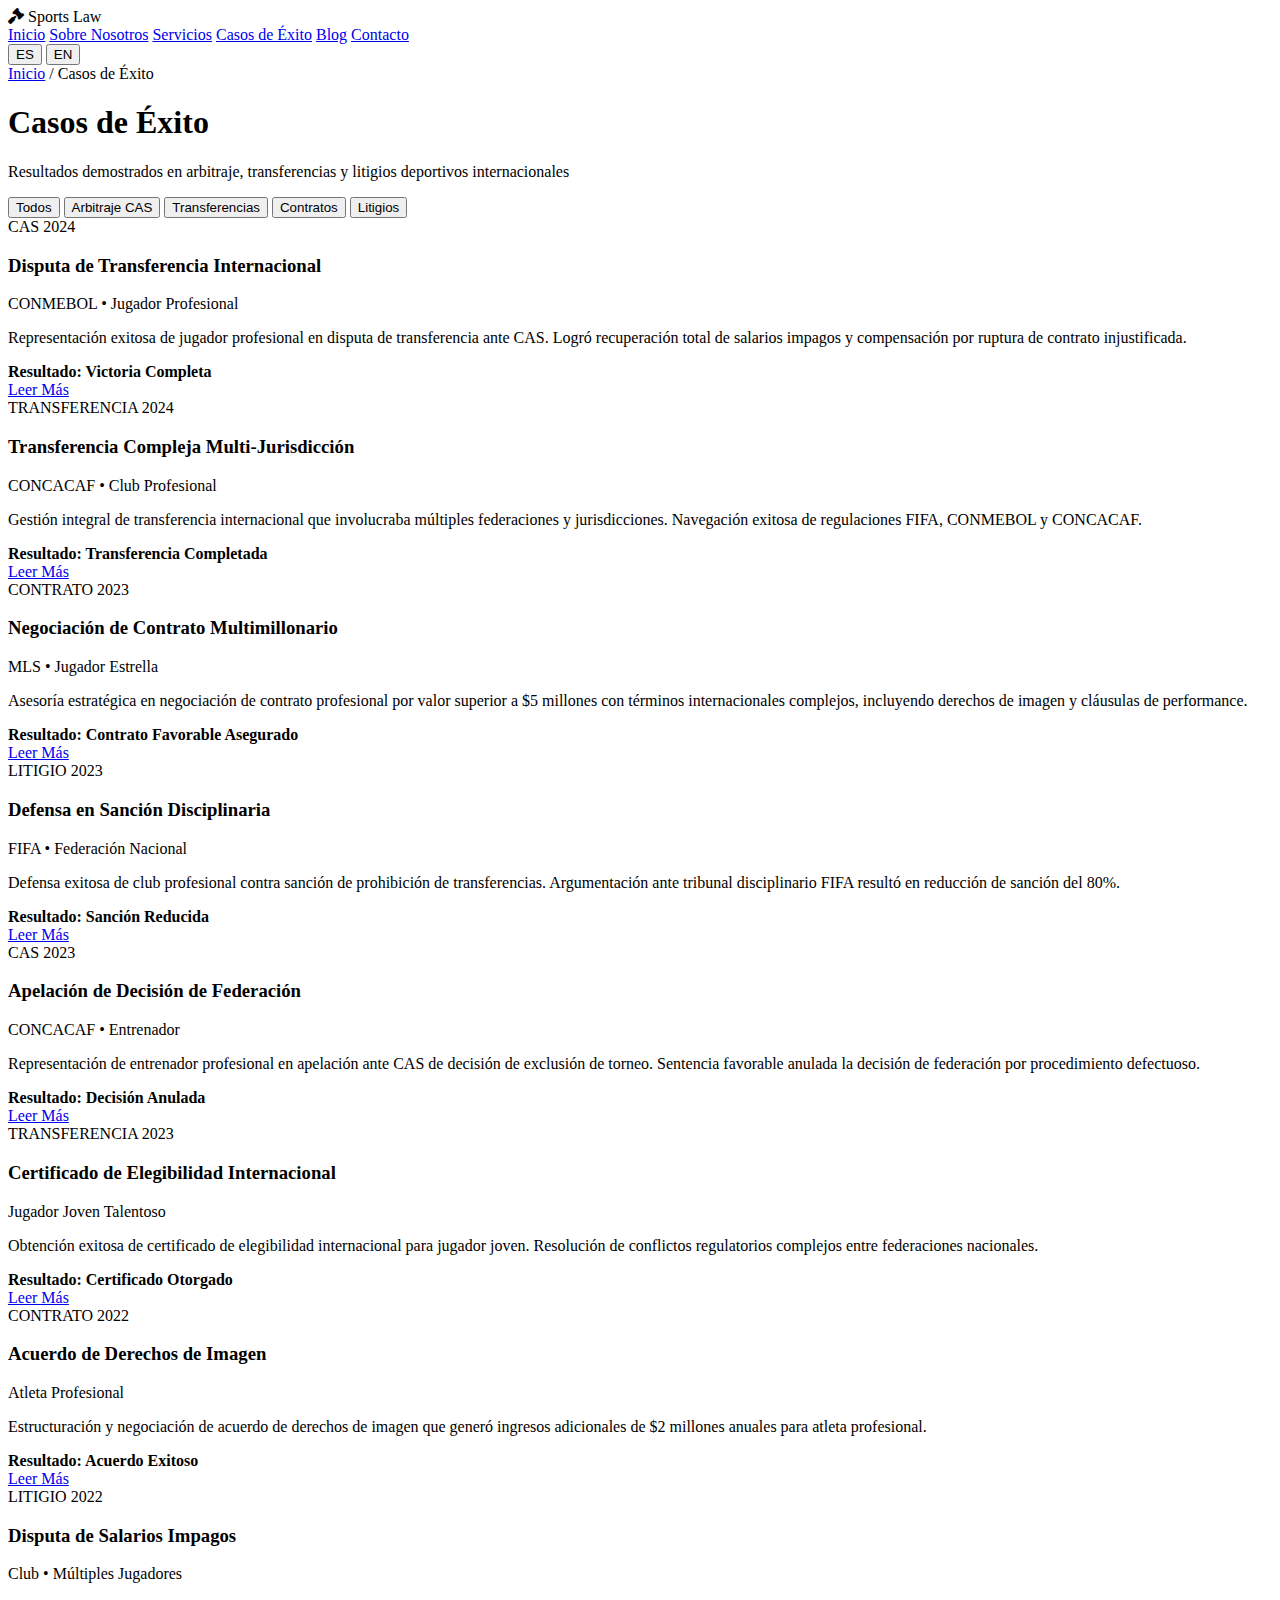
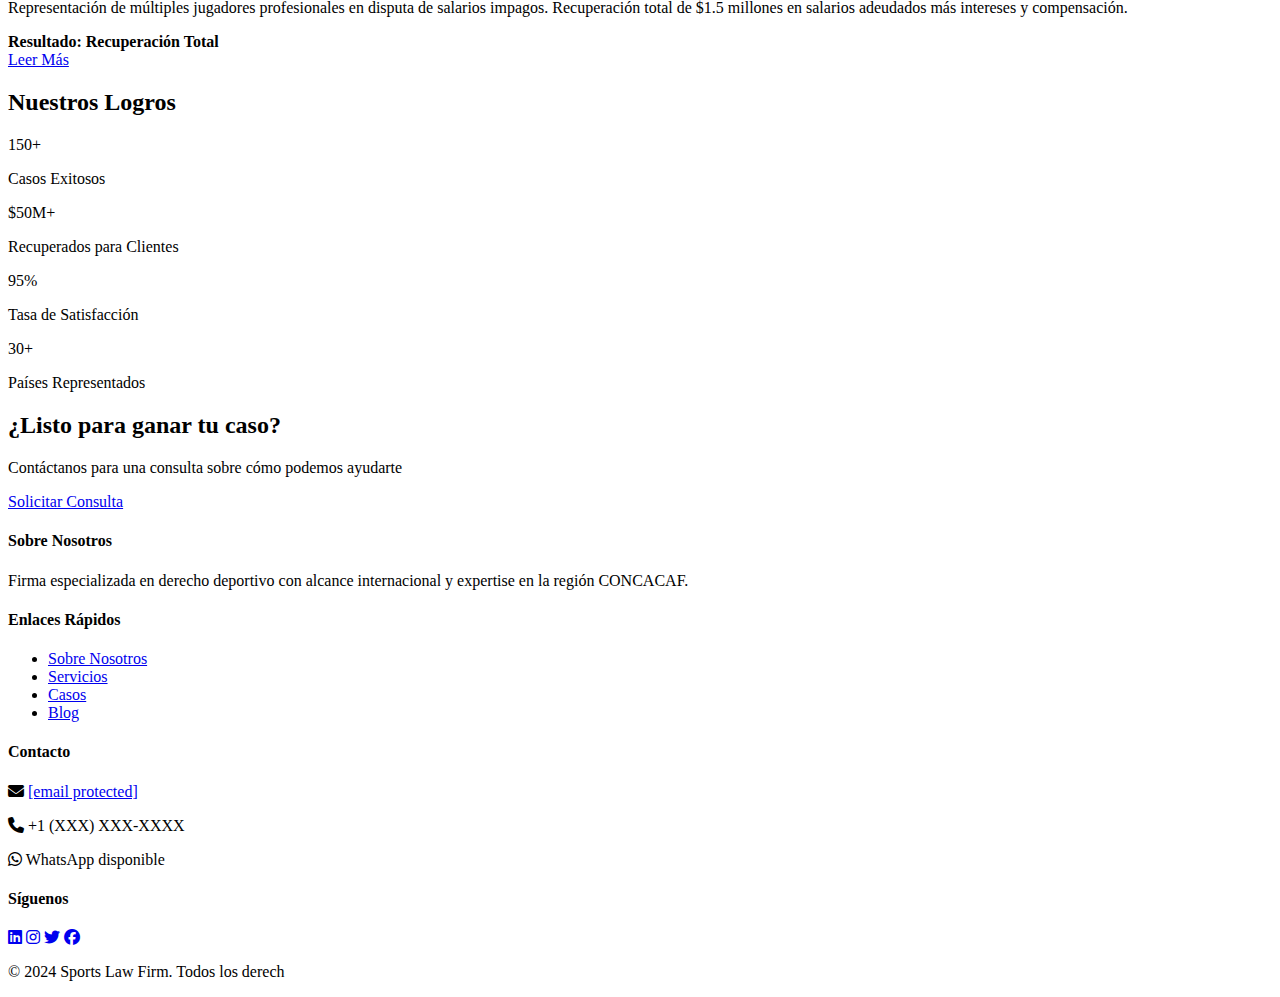
<file: cases.html>
<!DOCTYPE html>
<html lang="es">
<head>
    <meta charset="UTF-8">
    <meta name="viewport" content="width=device-width, initial-scale=1.0">
    <meta name="description" content="Casos de éxito en arbitraje deportivo CAS, transferencias internacionales y litigios deportivos.">
    <title>Casos de Éxito - Sports Law Firm</title>
    <link rel="stylesheet" href="css/style.css">
    <link rel="stylesheet" href="https://cdnjs.cloudflare.com/ajax/libs/font-awesome/6.4.0/css/all.min.css">
</head>
<body>
    <!-- HEADER & NAVIGATION -->
    <header class="navbar">
        <div class="container">
            <div class="nav-wrapper">
                <div class="logo">
                    <i class="fas fa-gavel"></i>
                    <span>Sports Law</span>
                </div>
                <nav class="nav-menu">
                    <a href="index.html" data-lang-es="Inicio" data-lang-en="Home">Inicio</a>
                    <a href="about.html" data-lang-es="Sobre Nosotros" data-lang-en="About Us">Sobre Nosotros</a>
                    <a href="services.html" data-lang-es="Servicios" data-lang-en="Services">Servicios</a>
                    <a href="#" class="active" data-lang-es="Casos de Éxito" data-lang-en="Success Cases">Casos de Éxito</a>
                    <a href="blog.html" data-lang-es="Blog" data-lang-en="Blog">Blog</a>
                    <a href="contact.html" data-lang-es="Contacto" data-lang-en="Contact">Contacto</a>
                </nav>
                <div class="language-toggle">
                    <button class="lang-btn active" data-lang="es">ES</button>
                    <button class="lang-btn" data-lang="en">EN</button>
                </div>
            </div>
        </div>
    </header>

    <!-- BREADCRUMB -->
    <section class="breadcrumb">
        <div class="container">
            <a href="index.html" data-lang-es="Inicio" data-lang-en="Home">Inicio</a>
            <span>/</span>
            <span data-lang-es="Casos de Éxito" data-lang-en="Success Cases">Casos de Éxito</span>
        </div>
    </section>

    <!-- CASES HERO -->
    <section class="cases-hero">
        <div class="container">
            <h1 data-lang-es="Casos de Éxito" data-lang-en="Success Cases">Casos de Éxito</h1>
            <p data-lang-es="Resultados demostrados en arbitraje, transferencias y litigios deportivos internacionales" data-lang-en="Proven results in arbitration, transfers, and international sports litigation">Resultados demostrados en arbitraje, transferencias y litigios deportivos internacionales</p>
        </div>
    </section>

    <!-- CASES FILTER -->
    <section class="cases-section">
        <div class="container">
            <div class="filter-buttons">
                <button class="filter-btn active" data-filter="*" data-lang-es="Todos" data-lang-en="All">Todos</button>
                <button class="filter-btn" data-filter=".cas" data-lang-es="Arbitraje CAS" data-lang-en="CAS Arbitration">Arbitraje CAS</button>
                <button class="filter-btn" data-filter=".transfer" data-lang-es="Transferencias" data-lang-en="Transfers">Transferencias</button>
                <button class="filter-btn" data-filter=".contract" data-lang-es="Contratos" data-lang-en="Contracts">Contratos</button>
                <button class="filter-btn" data-filter=".litigation" data-lang-es="Litigios" data-lang-en="Litigation">Litigios</button>
            </div>

            <div class="cases-grid">
                <!-- CASE 1: CAS -->
                <div class="case-card cas">
                    <div class="case-header">
                        <span class="case-type">CAS</span>
                        <span class="case-year">2024</span>
                    </div>
                    <h3 data-lang-es="Disputa de Transferencia Internacional" data-lang-en="International Transfer Dispute">Disputa de Transferencia Internacional</h3>
                    <p class="case-region">CONMEBOL • Jugador Profesional</p>
                    <p data-lang-es="Representación exitosa de jugador profesional en disputa de transferencia ante CAS. Logró recuperación total de salarios impagos y compensación por ruptura de contrato injustificada." data-lang-en="Successful representation of professional player in transfer dispute before CAS. Achieved full recovery of unpaid salaries and compensation for unjustified contract breach.">Representación exitosa de jugador profesional en disputa de transferencia ante CAS. Logró recuperación total de salarios impagos y compensación por ruptura de contrato injustificada.</p>
                    <div class="case-result">
                        <strong data-lang-es="Resultado: Victoria Completa" data-lang-en="Result: Complete Victory">Resultado: Victoria Completa</strong>
                    </div>
                    <a href="#case-modal" class="btn btn-outline" data-lang-es="Leer Más" data-lang-en="Read More">Leer Más</a>
                </div>

                <!-- CASE 2: Transfer -->
                <div class="case-card transfer">
                    <div class="case-header">
                        <span class="case-type">TRANSFERENCIA</span>
                        <span class="case-year">2024</span>
                    </div>
                    <h3 data-lang-es="Transferencia Compleja Multi-Jurisdicción" data-lang-en="Complex Multi-Jurisdiction Transfer">Transferencia Compleja Multi-Jurisdicción</h3>
                    <p class="case-region">CONCACAF • Club Profesional</p>
                    <p data-lang-es="Gestión integral de transferencia internacional que involucraba múltiples federaciones y jurisdicciones. Navegación exitosa de regulaciones FIFA, CONMEBOL y CONCACAF." data-lang-en="End-to-end management of international transfer involving multiple federations and jurisdictions. Successful navigation of FIFA, CONMEBOL, and CONCACAF regulations.">Gestión integral de transferencia internacional que involucraba múltiples federaciones y jurisdicciones. Navegación exitosa de regulaciones FIFA, CONMEBOL y CONCACAF.</p>
                    <div class="case-result">
                        <strong data-lang-es="Resultado: Transferencia Completada" data-lang-en="Result: Transfer Completed">Resultado: Transferencia Completada</strong>
                    </div>
                    <a href="#case-modal" class="btn btn-outline" data-lang-es="Leer Más" data-lang-en="Read More">Leer Más</a>
                </div>

                <!-- CASE 3: Contract -->
                <div class="case-card contract">
                    <div class="case-header">
                        <span class="case-type">CONTRATO</span>
                        <span class="case-year">2023</span>
                    </div>
                    <h3 data-lang-es="Negociación de Contrato Multimillonario" data-lang-en="Multi-Million Dollar Contract Negotiation">Negociación de Contrato Multimillonario</h3>
                    <p class="case-region">MLS • Jugador Estrella</p>
                    <p data-lang-es="Asesoría estratégica en negociación de contrato profesional por valor superior a $5 millones con términos internacionales complejos, incluyendo derechos de imagen y cláusulas de performance." data-lang-en="Strategic advisory on professional contract negotiation valued at over $5 million with complex international terms, including image rights and performance clauses.">Asesoría estratégica en negociación de contrato profesional por valor superior a $5 millones con términos internacionales complejos, incluyendo derechos de imagen y cláusulas de performance.</p>
                    <div class="case-result">
                        <strong data-lang-es="Resultado: Contrato Favorable Asegurado" data-lang-en="Result: Favorable Contract Secured">Resultado: Contrato Favorable Asegurado</strong>
                    </div>
                    <a href="#case-modal" class="btn btn-outline" data-lang-es="Leer Más" data-lang-en="Read More">Leer Más</a>
                </div>

                <!-- CASE 4: Litigation -->
                <div class="case-card litigation">
                    <div class="case-header">
                        <span class="case-type">LITIGIO</span>
                        <span class="case-year">2023</span>
                    </div>
                    <h3 data-lang-es="Defensa en Sanción Disciplinaria" data-lang-en="Defense in Disciplinary Sanction">Defensa en Sanción Disciplinaria</h3>
                    <p class="case-region">FIFA • Federación Nacional</p>
                    <p data-lang-es="Defensa exitosa de club profesional contra sanción de prohibición de transferencias. Argumentación ante tribunal disciplinario FIFA resultó en reducción de sanción del 80%." data-lang-en="Successful defense of professional club against transfer ban sanction. Argument before FIFA disciplinary tribunal resulted in 80% reduction of sanction.">Defensa exitosa de club profesional contra sanción de prohibición de transferencias. Argumentación ante tribunal disciplinario FIFA resultó en reducción de sanción del 80%.</p>
                    <div class="case-result">
                        <strong data-lang-es="Resultado: Sanción Reducida" data-lang-en="Result: Sanction Reduced">Resultado: Sanción Reducida</strong>
                    </div>
                    <a href="#case-modal" class="btn btn-outline" data-lang-es="Leer Más" data-lang-en="Read More">Leer Más</a>
                </div>

                <!-- CASE 5: CAS -->
                <div class="case-card cas">
                    <div class="case-header">
                        <span class="case-type">CAS</span>
                        <span class="case-year">2023</span>
                    </div>
                    <h3 data-lang-es="Apelación de Decisión de Federación" data-lang-en="Appeal of Federation Decision">Apelación de Decisión de Federación</h3>
                    <p class="case-region">CONCACAF • Entrenador</p>
                    <p data-lang-es="Representación de entrenador profesional en apelación ante CAS de decisión de exclusión de torneo. Sentencia favorable anulada la decisión de federación por procedimiento defectuoso." data-lang-en="Representation of professional coach in CAS appeal of tournament exclusion decision. Favorable ruling overturned federation decision for defective procedure.">Representación de entrenador profesional en apelación ante CAS de decisión de exclusión de torneo. Sentencia favorable anulada la decisión de federación por procedimiento defectuoso.</p>
                    <div class="case-result">
                        <strong data-lang-es="Resultado: Decisión Anulada" data-lang-en="Result: Decision Overturned">Resultado: Decisión Anulada</strong>
                    </div>
                    <a href="#case-modal" class="btn btn-outline" data-lang-es="Leer Más" data-lang-en="Read More">Leer Más</a>
                </div>

                <!-- CASE 6: Transfer -->
                <div class="case-card transfer">
                    <div class="case-header">
                        <span class="case-type">TRANSFERENCIA</span>
                        <span class="case-year">2023</span>
                    </div>
                    <h3 data-lang-es="Certificado de Elegibilidad Internacional" data-lang-en="International Eligibility Certificate">Certificado de Elegibilidad Internacional</h3>
                    <p class="case-region">Jugador Joven Talentoso</p>
                    <p data-lang-es="Obtención exitosa de certificado de elegibilidad internacional para jugador joven. Resolución de conflictos regulatorios complejos entre federaciones nacionales." data-lang-en="Successful obtainment of international eligibility certificate for young player. Resolution of complex regulatory conflicts between national federations.">Obtención exitosa de certificado de elegibilidad internacional para jugador joven. Resolución de conflictos regulatorios complejos entre federaciones nacionales.</p>
                    <div class="case-result">
                        <strong data-lang-es="Resultado: Certificado Otorgado" data-lang-en="Result: Certificate Granted">Resultado: Certificado Otorgado</strong>
                    </div>
                    <a href="#case-modal" class="btn btn-outline" data-lang-es="Leer Más" data-lang-en="Read More">Leer Más</a>
                </div>

                <!-- CASE 7: Contract -->
                <div class="case-card contract">
                    <div class="case-header">
                        <span class="case-type">CONTRATO</span>
                        <span class="case-year">2022</span>
                    </div>
                    <h3 data-lang-es="Acuerdo de Derechos de Imagen" data-lang-en="Image Rights Agreement">Acuerdo de Derechos de Imagen</h3>
                    <p class="case-region">Atleta Profesional</p>
                    <p data-lang-es="Estructuración y negociación de acuerdo de derechos de imagen que generó ingresos adicionales de $2 millones anuales para atleta profesional." data-lang-en="Structuring and negotiation of image rights agreement that generated additional income of $2 million annually for professional athlete.">Estructuración y negociación de acuerdo de derechos de imagen que generó ingresos adicionales de $2 millones anuales para atleta profesional.</p>
                    <div class="case-result">
                        <strong data-lang-es="Resultado: Acuerdo Exitoso" data-lang-en="Result: Successful Agreement">Resultado: Acuerdo Exitoso</strong>
                    </div>
                    <a href="#case-modal" class="btn btn-outline" data-lang-es="Leer Más" data-lang-en="Read More">Leer Más</a>
                </div>

                <!-- CASE 8: Litigation -->
                <div class="case-card litigation">
                    <div class="case-header">
                        <span class="case-type">LITIGIO</span>
                        <span class="case-year">2022</span>
                    </div>
                    <h3 data-lang-es="Disputa de Salarios Impagos" data-lang-en="Unpaid Salaries Dispute">Disputa de Salarios Impagos</h3>
                    <p class="case-region">Club • Múltiples Jugadores</p>
                    <p data-lang-es="Representación de múltiples jugadores profesionales en disputa de salarios impagos. Recuperación total de $1.5 millones en salarios adeudados más intereses y compensación." data-lang-en="Representation of multiple professional players in unpaid salaries dispute. Full recovery of $1.5 million in owed salaries plus interest and compensation.">Representación de múltiples jugadores profesionales en disputa de salarios impagos. Recuperación total de $1.5 millones en salarios adeudados más intereses y compensación.</p>
                    <div class="case-result">
                        <strong data-lang-es="Resultado: Recuperación Total" data-lang-en="Result: Full Recovery">Resultado: Recuperación Total</strong>
                    </div>
                    <a href="#case-modal" class="btn btn-outline" data-lang-es="Leer Más" data-lang-en="Read More">Leer Más</a>
                </div>
            </div>
        </div>
    </section>

    <!-- STATISTICS -->
    <section class="statistics">
        <div class="container">
            <h2 data-lang-es="Nuestros Logros" data-lang-en="Our Achievements">Nuestros Logros</h2>
            <div class="stats-grid">
                <div class="stat-card">
                    <div class="stat-number">150+</div>
                    <p data-lang-es="Casos Exitosos" data-lang-en="Successful Cases">Casos Exitosos</p>
                </div>
                <div class="stat-card">
                    <div class="stat-number">$50M+</div>
                    <p data-lang-es="Recuperados para Clientes" data-lang-en="Recovered for Clients">Recuperados para Clientes</p>
                </div>
                <div class="stat-card">
                    <div class="stat-number">95%</div>
                    <p data-lang-es="Tasa de Satisfacción" data-lang-en="Satisfaction Rate">Tasa de Satisfacción</p>
                </div>
                <div class="stat-card">
                    <div class="stat-number">30+</div>
                    <p data-lang-es="Países Representados" data-lang-en="Countries Represented">Países Representados</p>
                </div>
            </div>
        </div>
    </section>

    <!-- CTA -->
    <section class="cta-section">
        <div class="container">
            <h2 data-lang-es="¿Listo para ganar tu caso?" data-lang-en="Ready to win your case?">¿Listo para ganar tu caso?</h2>
            <p data-lang-es="Contáctanos para una consulta sobre cómo podemos ayudarte" data-lang-en="Contact us for a consultation on how we can help you">Contáctanos para una consulta sobre cómo podemos ayudarte</p>
            <a href="contact.html" class="btn btn-white" data-lang-es="Solicitar Consulta" data-lang-en="Request Consultation">Solicitar Consulta</a>
        </div>
    </section>

    <!-- FOOTER -->
    <footer class="footer">
        <div class="container">
            <div class="footer-content">
                <div class="footer-section">
                    <h4 data-lang-es="Sobre Nosotros" data-lang-en="About Us">Sobre Nosotros</h4>
                    <p data-lang-es="Firma especializada en derecho deportivo con alcance internacional y expertise en la región CONCACAF." data-lang-en="Firm specialized in sports law with international reach and expertise in the CONCACAF region.">Firma especializada en derecho deportivo con alcance internacional y expertise en la región CONCACAF.</p>
                </div>
                <div class="footer-section">
                    <h4 data-lang-es="Enlaces Rápidos" data-lang-en="Quick Links">Enlaces Rápidos</h4>
                    <ul>
                        <li><a href="about.html" data-lang-es="Sobre Nosotros" data-lang-en="About Us">Sobre Nosotros</a></li>
                        <li><a href="services.html" data-lang-es="Servicios" data-lang-en="Services">Servicios</a></li>
                        <li><a href="cases.html" data-lang-es="Casos" data-lang-en="Cases">Casos</a></li>
                        <li><a href="blog.html" data-lang-es="Blog" data-lang-en="Blog">Blog</a></li>
                    </ul>
                </div>
                <div class="footer-section">
                    <h4 data-lang-es="Contacto" data-lang-en="Contact">Contacto</h4>
                    <p><i class="fas fa-envelope"></i> <a href="/cdn-cgi/l/email-protection" class="__cf_email__" data-cfemail="6b02050d042b181b04191f18070a1c450e130a061b070e">[email&#160;protected]</a></p>
                    <p><i class="fas fa-phone"></i> +1 (XXX) XXX-XXXX</p>
                    <p><i class="fab fa-whatsapp"></i> WhatsApp disponible</p>
                </div>
                <div class="footer-section">
                    <h4 data-lang-es="Síguenos" data-lang-en="Follow Us">Síguenos</h4>
                    <div class="social-links">
                        <a href="#" title="LinkedIn"><i class="fab fa-linkedin"></i></a>
                        <a href="#" title="Instagram"><i class="fab fa-instagram"></i></a>
                        <a href="#" title="Twitter"><i class="fab fa-twitter"></i></a>
                        <a href="#" title="Facebook"><i class="fab fa-facebook"></i></a>
                    </div>
                </div>
            </div>
            <div class="footer-bottom">
                <p data-lang-es="© 2024 Sports Law Firm. Todos los derechos reservados." data-lang-en="© 2024 Sports Law Firm. All rights reserved.">© 2024 Sports Law Firm. Todos los derech
</file>
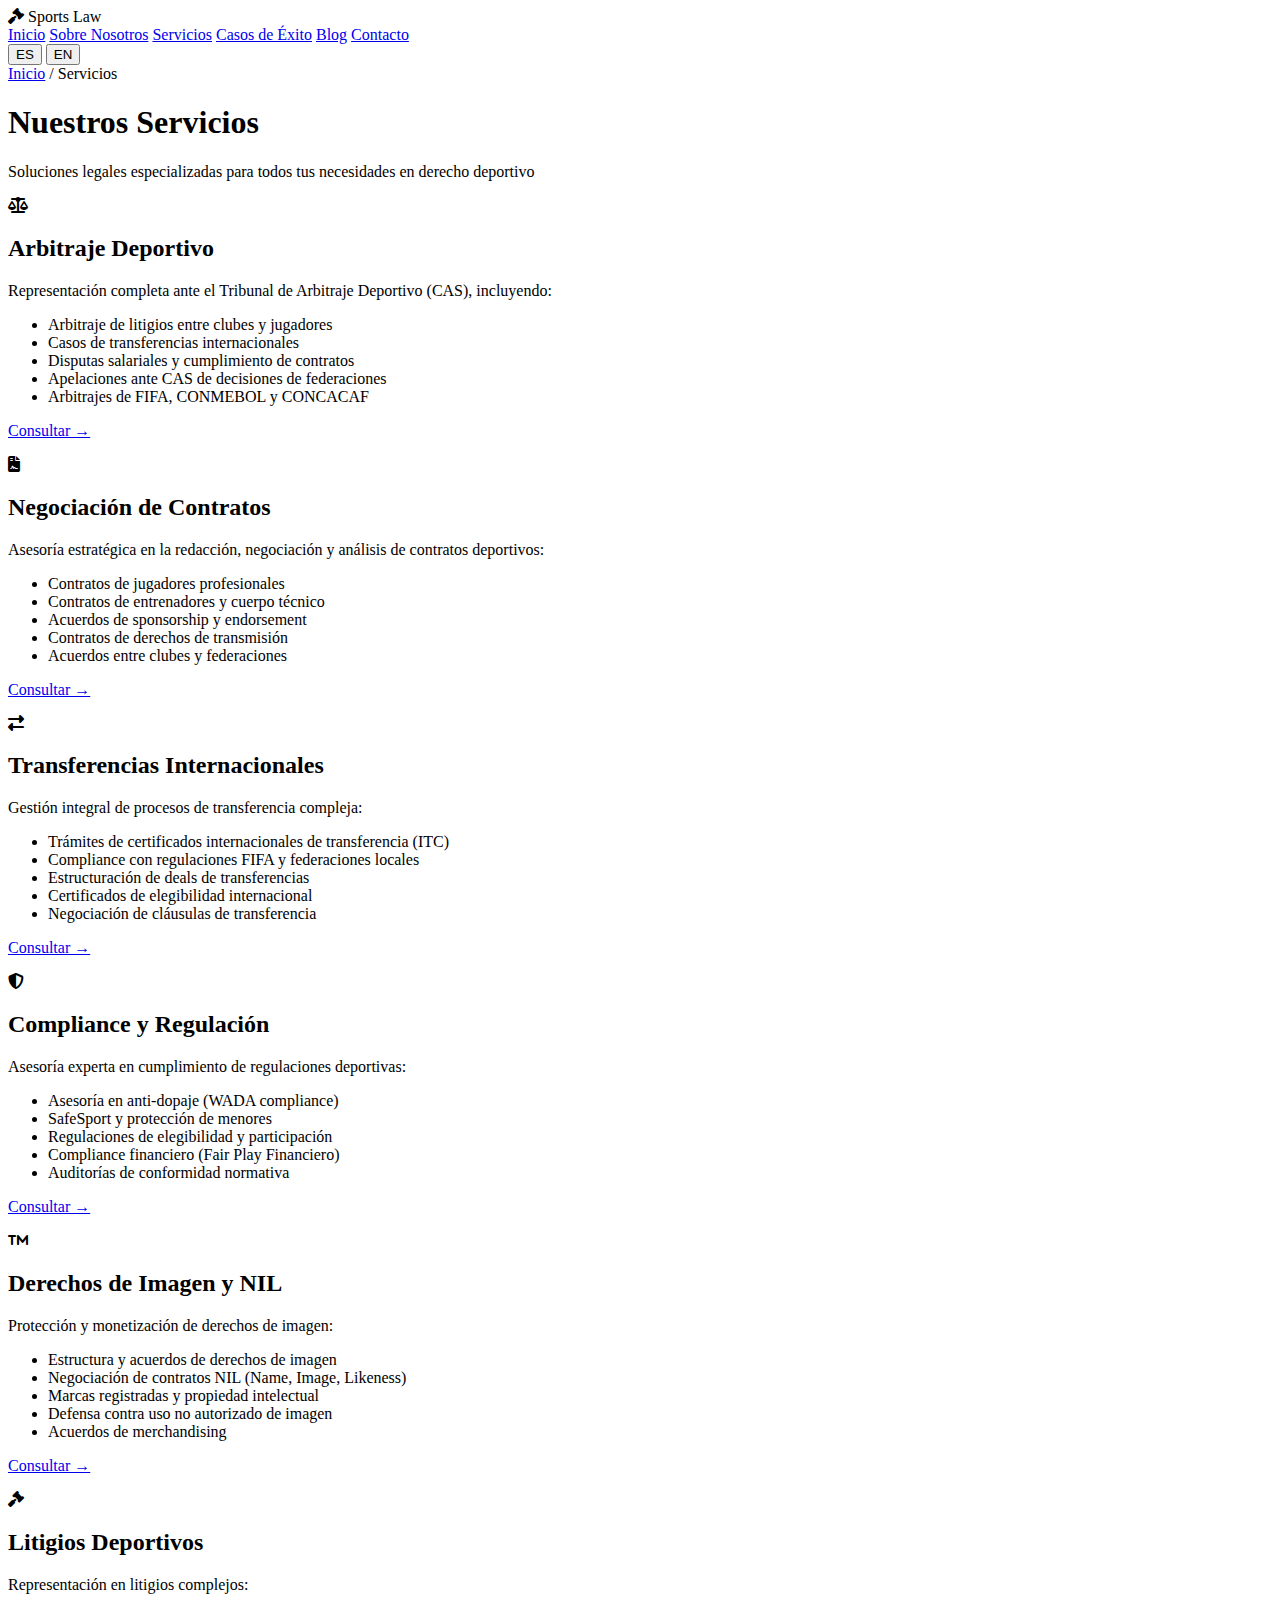
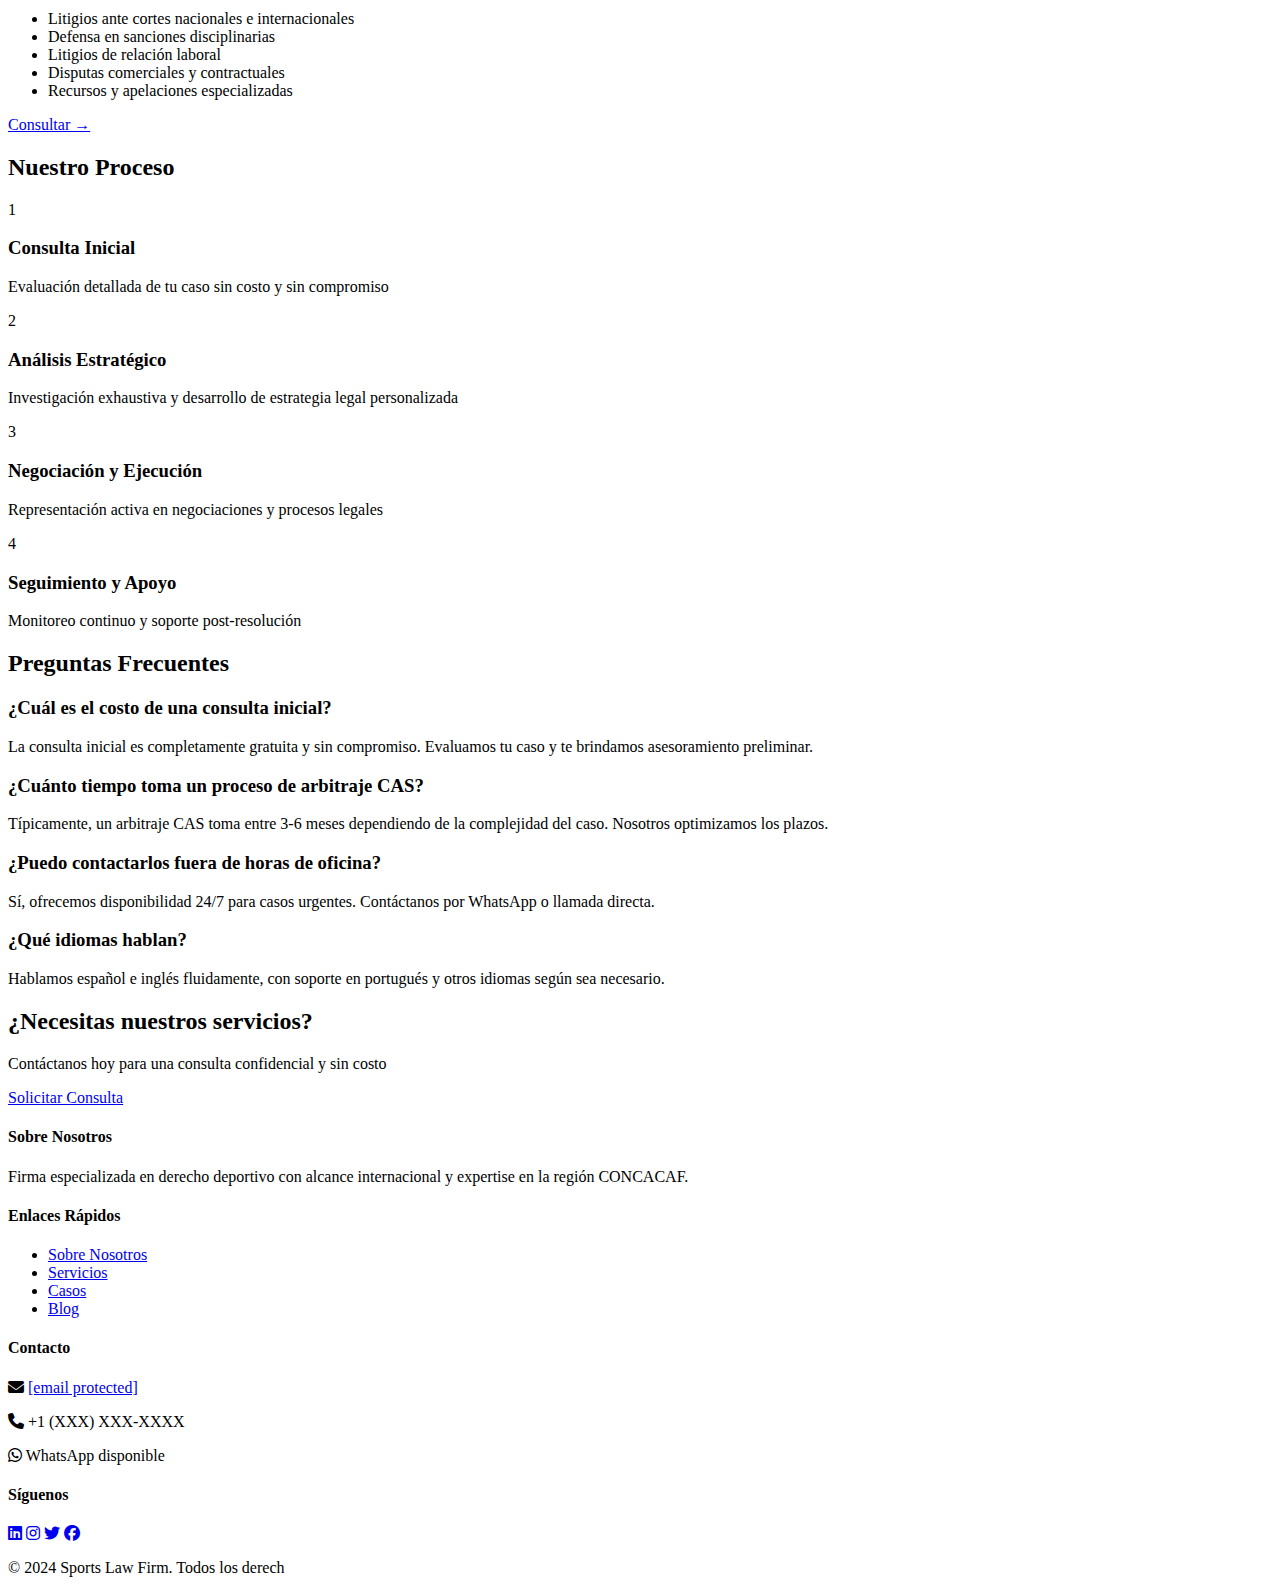
<file: services.html>
<!DOCTYPE html>
<html lang="es">
<head>
    <meta charset="UTF-8">
    <meta name="viewport" content="width=device-width, initial-scale=1.0">
    <meta name="description" content="Servicios especializados en derecho deportivo: arbitraje, contratos, transferencias, compliance y litigios.">
    <title>Servicios - Sports Law Firm</title>
    <link rel="stylesheet" href="css/style.css">
    <link rel="stylesheet" href="https://cdnjs.cloudflare.com/ajax/libs/font-awesome/6.4.0/css/all.min.css">
</head>
<body>
    <!-- HEADER & NAVIGATION -->
    <header class="navbar">
        <div class="container">
            <div class="nav-wrapper">
                <div class="logo">
                    <i class="fas fa-gavel"></i>
                    <span>Sports Law</span>
                </div>
                <nav class="nav-menu">
                    <a href="index.html" data-lang-es="Inicio" data-lang-en="Home">Inicio</a>
                    <a href="about.html" data-lang-es="Sobre Nosotros" data-lang-en="About Us">Sobre Nosotros</a>
                    <a href="#" class="active" data-lang-es="Servicios" data-lang-en="Services">Servicios</a>
                    <a href="cases.html" data-lang-es="Casos de Éxito" data-lang-en="Success Cases">Casos de Éxito</a>
                    <a href="blog.html" data-lang-es="Blog" data-lang-en="Blog">Blog</a>
                    <a href="contact.html" data-lang-es="Contacto" data-lang-en="Contact">Contacto</a>
                </nav>
                <div class="language-toggle">
                    <button class="lang-btn active" data-lang="es">ES</button>
                    <button class="lang-btn" data-lang="en">EN</button>
                </div>
            </div>
        </div>
    </header>

    <!-- BREADCRUMB -->
    <section class="breadcrumb">
        <div class="container">
            <a href="index.html" data-lang-es="Inicio" data-lang-en="Home">Inicio</a>
            <span>/</span>
            <span data-lang-es="Servicios" data-lang-en="Services">Servicios</span>
        </div>
    </section>

    <!-- SERVICES HERO -->
    <section class="services-hero">
        <div class="container">
            <h1 data-lang-es="Nuestros Servicios" data-lang-en="Our Services">Nuestros Servicios</h1>
            <p data-lang-es="Soluciones legales especializadas para todos tus necesidades en derecho deportivo" data-lang-en="Specialized legal solutions for all your sports law needs">Soluciones legales especializadas para todos tus necesidades en derecho deportivo</p>
        </div>
    </section>

    <!-- SERVICES OVERVIEW -->
    <section class="services-overview">
        <div class="container">
            <div class="service-item">
                <div class="service-icon">
                    <i class="fas fa-balance-scale"></i>
                </div>
                <div class="service-content">
                    <h2 data-lang-es="Arbitraje Deportivo" data-lang-en="Sports Arbitration">Arbitraje Deportivo</h2>
                    <p data-lang-es="Representación completa ante el Tribunal de Arbitraje Deportivo (CAS), incluyendo:" data-lang-en="Complete representation before the Court of Arbitration for Sport (CAS), including:">Representación completa ante el Tribunal de Arbitraje Deportivo (CAS), incluyendo:</p>
                    <ul>
                        <li data-lang-es="Arbitraje de litigios entre clubes y jugadores" data-lang-en="Arbitration of disputes between clubs and players">Arbitraje de litigios entre clubes y jugadores</li>
                        <li data-lang-es="Casos de transferencias internacionales" data-lang-en="International transfer cases">Casos de transferencias internacionales</li>
                        <li data-lang-es="Disputas salariales y cumplimiento de contratos" data-lang-en="Salary disputes and contract compliance">Disputas salariales y cumplimiento de contratos</li>
                        <li data-lang-es="Apelaciones ante CAS de decisiones de federaciones" data-lang-en="Appeals to CAS of federation decisions">Apelaciones ante CAS de decisiones de federaciones</li>
                        <li data-lang-es="Arbitrajes de FIFA, CONMEBOL y CONCACAF" data-lang-en="FIFA, CONMEBOL, and CONCACAF arbitrations">Arbitrajes de FIFA, CONMEBOL y CONCACAF</li>
                    </ul>
                    <p class="cta-text"><a href="contact.html" data-lang-es="Consultar" data-lang-en="Consult">Consultar →</a></p>
                </div>
            </div>

            <div class="service-item">
                <div class="service-icon">
                    <i class="fas fa-file-contract"></i>
                </div>
                <div class="service-content">
                    <h2 data-lang-es="Negociación de Contratos" data-lang-en="Contract Negotiation">Negociación de Contratos</h2>
                    <p data-lang-es="Asesoría estratégica en la redacción, negociación y análisis de contratos deportivos:" data-lang-en="Strategic advice on drafting, negotiation, and analysis of sports contracts:">Asesoría estratégica en la redacción, negociación y análisis de contratos deportivos:</p>
                    <ul>
                        <li data-lang-es="Contratos de jugadores profesionales" data-lang-en="Professional player contracts">Contratos de jugadores profesionales</li>
                        <li data-lang-es="Contratos de entrenadores y cuerpo técnico" data-lang-en="Coach and coaching staff contracts">Contratos de entrenadores y cuerpo técnico</li>
                        <li data-lang-es="Acuerdos de sponsorship y endorsement" data-lang-en="Sponsorship and endorsement agreements">Acuerdos de sponsorship y endorsement</li>
                        <li data-lang-es="Contratos de derechos de transmisión" data-lang-en="Broadcasting rights contracts">Contratos de derechos de transmisión</li>
                        <li data-lang-es="Acuerdos entre clubes y federaciones" data-lang-en="Agreements between clubs and federations">Acuerdos entre clubes y federaciones</li>
                    </ul>
                    <p class="cta-text"><a href="contact.html" data-lang-es="Consultar" data-lang-en="Consult">Consultar →</a></p>
                </div>
            </div>

            <div class="service-item">
                <div class="service-icon">
                    <i class="fas fa-exchange-alt"></i>
                </div>
                <div class="service-content">
                    <h2 data-lang-es="Transferencias Internacionales" data-lang-en="International Transfers">Transferencias Internacionales</h2>
                    <p data-lang-es="Gestión integral de procesos de transferencia compleja:" data-lang-en="Comprehensive management of complex transfer processes:">Gestión integral de procesos de transferencia compleja:</p>
                    <ul>
                        <li data-lang-es="Trámites de certificados internacionales de transferencia (ITC)" data-lang-en="International Transfer Certificate (ITC) procedures">Trámites de certificados internacionales de transferencia (ITC)</li>
                        <li data-lang-es="Compliance con regulaciones FIFA y federaciones locales" data-lang-en="Compliance with FIFA and local federation regulations">Compliance con regulaciones FIFA y federaciones locales</li>
                        <li data-lang-es="Estructuración de deals de transferencias" data-lang-en="Transfer deal structuring">Estructuración de deals de transferencias</li>
                        <li data-lang-es="Certificados de elegibilidad internacional" data-lang-en="International eligibility certificates">Certificados de elegibilidad internacional</li>
                        <li data-lang-es="Negociación de cláusulas de transferencia" data-lang-en="Transfer clause negotiation">Negociación de cláusulas de transferencia</li>
                    </ul>
                    <p class="cta-text"><a href="contact.html" data-lang-es="Consultar" data-lang-en="Consult">Consultar →</a></p>
                </div>
            </div>

            <div class="service-item">
                <div class="service-icon">
                    <i class="fas fa-shield-alt"></i>
                </div>
                <div class="service-content">
                    <h2 data-lang-es="Compliance y Regulación" data-lang-en="Compliance & Regulation">Compliance y Regulación</h2>
                    <p data-lang-es="Asesoría experta en cumplimiento de regulaciones deportivas:" data-lang-en="Expert advice on compliance with sports regulations:">Asesoría experta en cumplimiento de regulaciones deportivas:</p>
                    <ul>
                        <li data-lang-es="Asesoría en anti-dopaje (WADA compliance)" data-lang-en="Anti-doping advice (WADA compliance)">Asesoría en anti-dopaje (WADA compliance)</li>
                        <li data-lang-es="SafeSport y protección de menores" data-lang-en="SafeSport and child protection">SafeSport y protección de menores</li>
                        <li data-lang-es="Regulaciones de elegibilidad y participación" data-lang-en="Eligibility and participation regulations">Regulaciones de elegibilidad y participación</li>
                        <li data-lang-es="Compliance financiero (Fair Play Financiero)" data-lang-en="Financial compliance (Financial Fair Play)">Compliance financiero (Fair Play Financiero)</li>
                        <li data-lang-es="Auditorías de conformidad normativa" data-lang-en="Regulatory compliance audits">Auditorías de conformidad normativa</li>
                    </ul>
                    <p class="cta-text"><a href="contact.html" data-lang-es="Consultar" data-lang-en="Consult">Consultar →</a></p>
                </div>
            </div>

            <div class="service-item">
                <div class="service-icon">
                    <i class="fas fa-trademark"></i>
                </div>
                <div class="service-content">
                    <h2 data-lang-es="Derechos de Imagen y NIL" data-lang-en="Image Rights & NIL">Derechos de Imagen y NIL</h2>
                    <p data-lang-es="Protección y monetización de derechos de imagen:" data-lang-en="Protection and monetization of image rights:">Protección y monetización de derechos de imagen:</p>
                    <ul>
                        <li data-lang-es="Estructura y acuerdos de derechos de imagen" data-lang-en="Image rights structure and agreements">Estructura y acuerdos de derechos de imagen</li>
                        <li data-lang-es="Negociación de contratos NIL (Name, Image, Likeness)" data-lang-en="NIL (Name, Image, Likeness) contract negotiation">Negociación de contratos NIL (Name, Image, Likeness)</li>
                        <li data-lang-es="Marcas registradas y propiedad intelectual" data-lang-en="Trademarks and intellectual property">Marcas registradas y propiedad intelectual</li>
                        <li data-lang-es="Defensa contra uso no autorizado de imagen" data-lang-en="Defense against unauthorized image use">Defensa contra uso no autorizado de imagen</li>
                        <li data-lang-es="Acuerdos de merchandising" data-lang-en="Merchandising agreements">Acuerdos de merchandising</li>
                    </ul>
                    <p class="cta-text"><a href="contact.html" data-lang-es="Consultar" data-lang-en="Consult">Consultar →</a></p>
                </div>
            </div>

            <div class="service-item">
                <div class="service-icon">
                    <i class="fas fa-gavel"></i>
                </div>
                <div class="service-content">
                    <h2 data-lang-es="Litigios Deportivos" data-lang-en="Sports Litigation">Litigios Deportivos</h2>
                    <p data-lang-es="Representación en litigios complejos:" data-lang-en="Representation in complex litigation:">Representación en litigios complejos:</p>
                    <ul>
                        <li data-lang-es="Litigios ante cortes nacionales e internacionales" data-lang-en="Litigation before national and international courts">Litigios ante cortes nacionales e internacionales</li>
                        <li data-lang-es="Defensa en sanciones disciplinarias" data-lang-en="Defense in disciplinary sanctions">Defensa en sanciones disciplinarias</li>
                        <li data-lang-es="Litigios de relación laboral" data-lang-en="Employment relationship litigation">Litigios de relación laboral</li>
                        <li data-lang-es="Disputas comerciales y contractuales" data-lang-en="Commercial and contractual disputes">Disputas comerciales y contractuales</li>
                        <li data-lang-es="Recursos y apelaciones especializadas" data-lang-en="Specialized appeals and remedies">Recursos y apelaciones especializadas</li>
                    </ul>
                    <p class="cta-text"><a href="contact.html" data-lang-es="Consultar" data-lang-en="Consult">Consultar →</a></p>
                </div>
            </div>
        </div>
    </section>

    <!-- PROCESS SECTION -->
    <section class="process">
        <div class="container">
            <h2 data-lang-es="Nuestro Proceso" data-lang-en="Our Process">Nuestro Proceso</h2>
            <div class="process-steps">
                <div class="step">
                    <div class="step-number">1</div>
                    <h3 data-lang-es="Consulta Inicial" data-lang-en="Initial Consultation">Consulta Inicial</h3>
                    <p data-lang-es="Evaluación detallada de tu caso sin costo y sin compromiso" data-lang-en="Detailed, free case evaluation with no commitment">Evaluación detallada de tu caso sin costo y sin compromiso</p>
                </div>
                <div class="step">
                    <div class="step-number">2</div>
                    <h3 data-lang-es="Análisis Estratégico" data-lang-en="Strategic Analysis">Análisis Estratégico</h3>
                    <p data-lang-es="Investigación exhaustiva y desarrollo de estrategia legal personalizada" data-lang-en="Thorough investigation and development of personalized legal strategy">Investigación exhaustiva y desarrollo de estrategia legal personalizada</p>
                </div>
                <div class="step">
                    <div class="step-number">3</div>
                    <h3 data-lang-es="Negociación y Ejecución" data-lang-en="Negotiation & Execution">Negociación y Ejecución</h3>
                    <p data-lang-es="Representación activa en negociaciones y procesos legales" data-lang-en="Active representation in negotiations and legal processes">Representación activa en negociaciones y procesos legales</p>
                </div>
                <div class="step">
                    <div class="step-number">4</div>
                    <h3 data-lang-es="Seguimiento" data-lang-en="Follow-up">Seguimiento y Apoyo</h3>
                    <p data-lang-es="Monitoreo continuo y soporte post-resolución" data-lang-en="Continuous monitoring and post-resolution support">Monitoreo continuo y soporte post-resolución</p>
                </div>
            </div>
        </div>
    </section>

    <!-- FAQ SECTION -->
    <section class="faq">
        <div class="container">
            <h2 data-lang-es="Preguntas Frecuentes" data-lang-en="Frequently Asked Questions">Preguntas Frecuentes</h2>
            <div class="faq-grid">
                <div class="faq-item">
                    <h3 data-lang-es="¿Cuál es el costo de una consulta inicial?" data-lang-en="What is the cost of an initial consultation?">¿Cuál es el costo de una consulta inicial?</h3>
                    <p data-lang-es="La consulta inicial es completamente gratuita y sin compromiso. Evaluamos tu caso y te brindamos asesoramiento preliminar." data-lang-en="The initial consultation is completely free and with no commitment. We evaluate your case and provide preliminary advice.">La consulta inicial es completamente gratuita y sin compromiso. Evaluamos tu caso y te brindamos asesoramiento preliminar.</p>
                </div>
                <div class="faq-item">
                    <h3 data-lang-es="¿Cuánto tiempo toma un proceso de arbitraje CAS?" data-lang-en="How long does a CAS arbitration process take?">¿Cuánto tiempo toma un proceso de arbitraje CAS?</h3>
                    <p data-lang-es="Típicamente, un arbitraje CAS toma entre 3-6 meses dependiendo de la complejidad del caso. Nosotros optimizamos los plazos." data-lang-en="Typically, a CAS arbitration takes 3-6 months depending on case complexity. We optimize timelines.">Típicamente, un arbitraje CAS toma entre 3-6 meses dependiendo de la complejidad del caso. Nosotros optimizamos los plazos.</p>
                </div>
                <div class="faq-item">
                    <h3 data-lang-es="¿Puedo contactarlos fuera de horas de oficina?" data-lang-en="Can I contact you outside office hours?">¿Puedo contactarlos fuera de horas de oficina?</h3>
                    <p data-lang-es="Sí, ofrecemos disponibilidad 24/7 para casos urgentes. Contáctanos por WhatsApp o llamada directa." data-lang-en="Yes, we offer 24/7 availability for urgent cases. Contact us via WhatsApp or direct call.">Sí, ofrecemos disponibilidad 24/7 para casos urgentes. Contáctanos por WhatsApp o llamada directa.</p>
                </div>
                <div class="faq-item">
                    <h3 data-lang-es="¿Qué idiomas hablan?" data-lang-en="What languages do you speak?">¿Qué idiomas hablan?</h3>
                    <p data-lang-es="Hablamos español e inglés fluidamente, con soporte en portugués y otros idiomas según sea necesario." data-lang-en="We speak Spanish and English fluently, with Portuguese and other language support as needed.">Hablamos español e inglés fluidamente, con soporte en portugués y otros idiomas según sea necesario.</p>
                </div>
            </div>
        </div>
    </section>

    <!-- CTA -->
    <section class="cta-section">
        <div class="container">
            <h2 data-lang-es="¿Necesitas nuestros servicios?" data-lang-en="Do you need our services?">¿Necesitas nuestros servicios?</h2>
            <p data-lang-es="Contáctanos hoy para una consulta confidencial y sin costo" data-lang-en="Contact us today for a confidential, no-cost consultation">Contáctanos hoy para una consulta confidencial y sin costo</p>
            <a href="contact.html" class="btn btn-white" data-lang-es="Solicitar Consulta" data-lang-en="Request Consultation">Solicitar Consulta</a>
        </div>
    </section>

    <!-- FOOTER -->
    <footer class="footer">
        <div class="container">
            <div class="footer-content">
                <div class="footer-section">
                    <h4 data-lang-es="Sobre Nosotros" data-lang-en="About Us">Sobre Nosotros</h4>
                    <p data-lang-es="Firma especializada en derecho deportivo con alcance internacional y expertise en la región CONCACAF." data-lang-en="Firm specialized in sports law with international reach and expertise in the CONCACAF region.">Firma especializada en derecho deportivo con alcance internacional y expertise en la región CONCACAF.</p>
                </div>
                <div class="footer-section">
                    <h4 data-lang-es="Enlaces Rápidos" data-lang-en="Quick Links">Enlaces Rápidos</h4>
                    <ul>
                        <li><a href="about.html" data-lang-es="Sobre Nosotros" data-lang-en="About Us">Sobre Nosotros</a></li>
                        <li><a href="services.html" data-lang-es="Servicios" data-lang-en="Services">Servicios</a></li>
                        <li><a href="cases.html" data-lang-es="Casos" data-lang-en="Cases">Casos</a></li>
                        <li><a href="blog.html" data-lang-es="Blog" data-lang-en="Blog">Blog</a></li>
                    </ul>
                </div>
                <div class="footer-section">
                    <h4 data-lang-es="Contacto" data-lang-en="Contact">Contacto</h4>
                    <p><i class="fas fa-envelope"></i> <a href="/cdn-cgi/l/email-protection" class="__cf_email__" data-cfemail="573e393138172427382523243b362079322f363a273b32">[email&#160;protected]</a></p>
                    <p><i class="fas fa-phone"></i> +1 (XXX) XXX-XXXX</p>
                    <p><i class="fab fa-whatsapp"></i> WhatsApp disponible</p>
                </div>
                <div class="footer-section">
                    <h4 data-lang-es="Síguenos" data-lang-en="Follow Us">Síguenos</h4>
                    <div class="social-links">
                        <a href="#" title="LinkedIn"><i class="fab fa-linkedin"></i></a>
                        <a href="#" title="Instagram"><i class="fab fa-instagram"></i></a>
                        <a href="#" title="Twitter"><i class="fab fa-twitter"></i></a>
                        <a href="#" title="Facebook"><i class="fab fa-facebook"></i></a>
                    </div>
                </div>
            </div>
            <div class="footer-bottom">
                <p data-lang-es="© 2024 Sports Law Firm. Todos los derechos reservados." data-lang-en="© 2024 Sports Law Firm. All rights reserved.">© 2024 Sports Law Firm. Todos los derech
</file>
<file: css/style.css>

</file>
